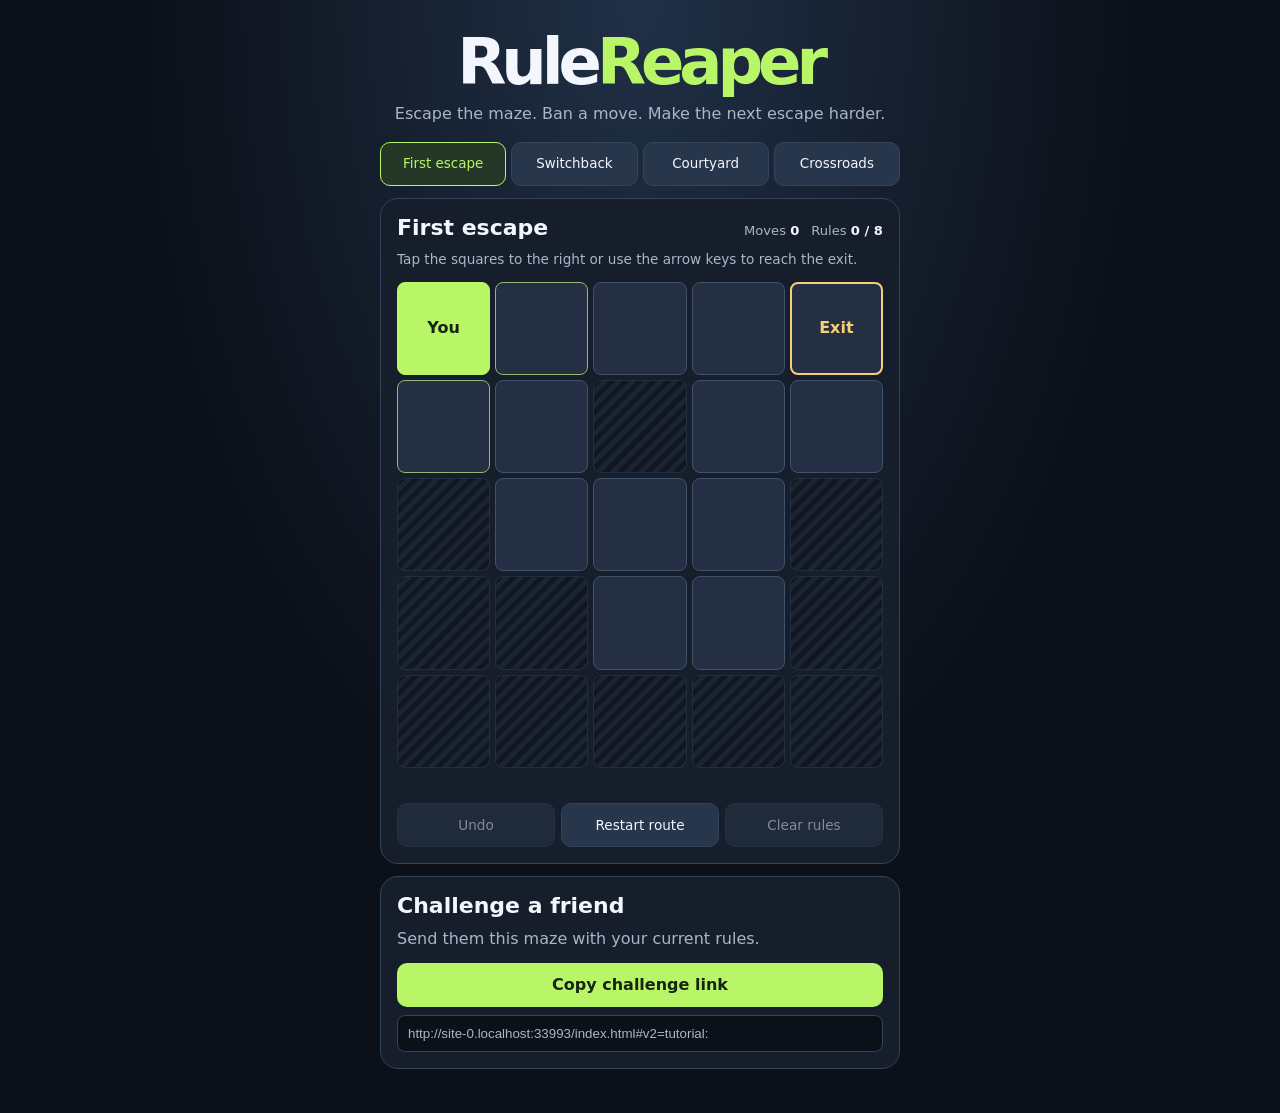
<file: index.html>
﻿<!doctype html>
<html lang="en">
<head>
  <meta charset="utf-8">
  <meta name="viewport" content="width=device-width,initial-scale=1">
  <meta name="description" content="Escape the maze, ban a move, and challenge a friend.">
  <meta name="rulereaper-build" content="development">
  <title>RuleReaper</title>
  <link rel="stylesheet" href="./style.css">
</head>
<body>
  <main>
    <header>
      <h1>Rule<span>Reaper</span></h1>
      <p class="tagline">Escape the maze. Ban a move. Make the next escape harder.</p>
      <button id="reloadVersion" class="update" hidden>A new version is out. Tap to reload.</button>
    </header>
    <nav id="mazes" class="mazes" aria-label="Choose a maze"></nav>
    <section class="panel" aria-labelledby="mazeTitle">
      <div class="puzzle-heading">
        <h2 id="mazeTitle" tabindex="-1"></h2>
        <div class="stats">
          <span>Moves <strong id="moves">0</strong></span>
          <span>Rules <strong id="count">0 / 8</strong></span>
        </div>
      </div>
      <div id="rules" class="rules" aria-label="Banned moves"></div>
      <p id="help" class="help"></p>
      <div id="grid" class="grid" aria-label="5 by 5 maze"></div>
      <p id="status" role="status"></p>
      <div class="actions">
        <button id="undo">Undo</button>
        <button id="reset">Restart route</button>
        <button id="fresh">Clear rules</button>
      </div>
    </section>
    <section id="win" class="panel win" hidden aria-labelledby="winTitle">
      <h2 id="winTitle" tabindex="-1">You escaped.</h2>
      <p id="winHelp"></p>
      <div id="choices" class="choices"></div>
      <button id="nextMaze" class="primary" hidden></button>
    </section>
    <section class="panel">
      <h2>Challenge a friend</h2>
      <p>Send them this maze with your current rules.</p>
      <button id="share" class="primary">Copy challenge link</button>
      <input id="shareLink" aria-label="Challenge link" readonly>
      <p id="shareStatus" role="status" hidden></p>
    </section>
  </main>
  <script type="module" src="./src/app.mjs"></script>
</body>
</html>
</file>
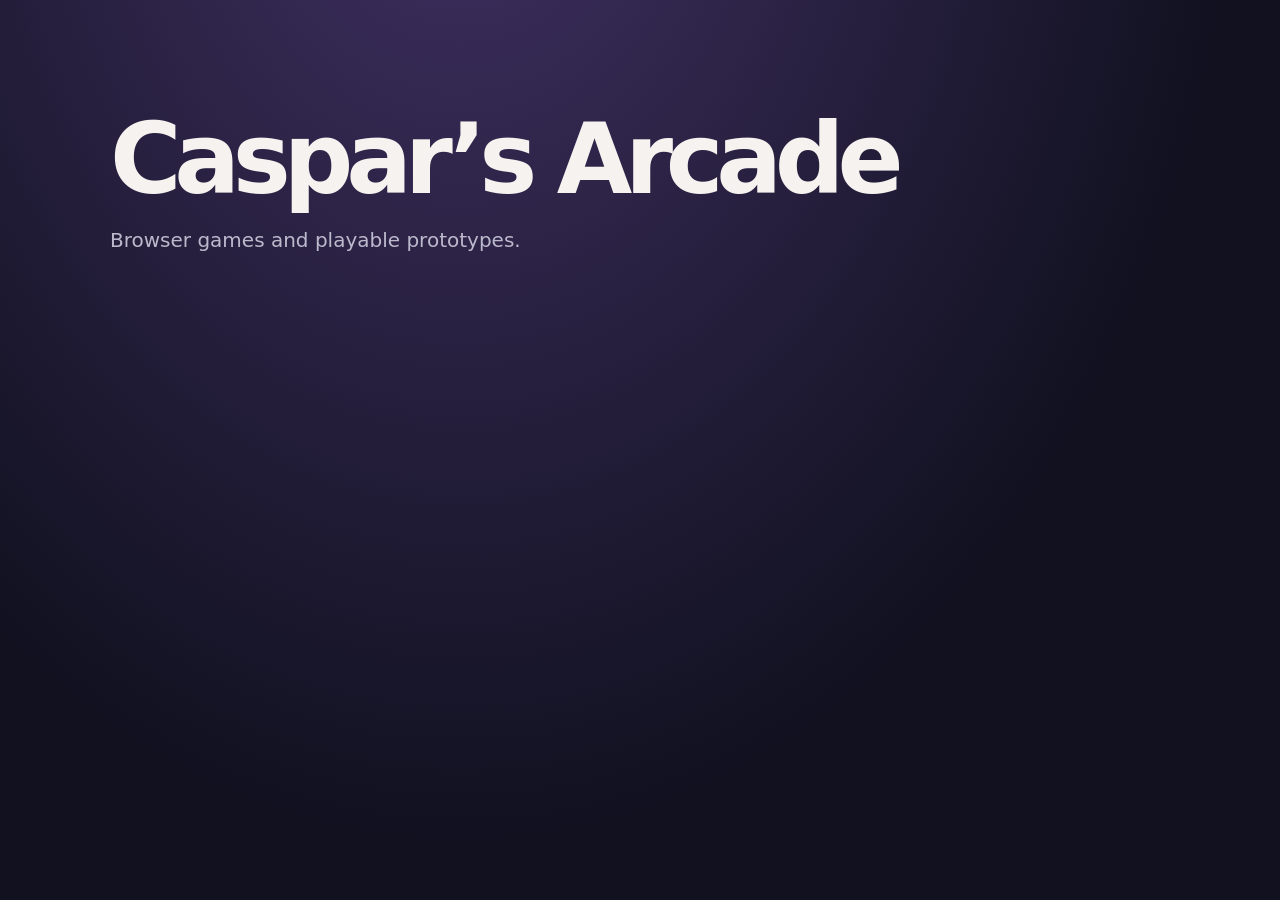
<file: hub/index.html>
<!doctype html>
<html lang="en">
<head>
  <meta charset="utf-8">
  <meta name="viewport" content="width=device-width,initial-scale=1">
  <meta name="description" content="Browse and play Caspar's browser games and prototypes.">
  <title>Caspar's Arcade</title>
  <link rel="stylesheet" href="./style.css">
  <script type="module" src="./legacy.mjs"></script>
</head>
<body>
  <main>
    <header>
      <h1>Caspar’s Arcade</h1>
      <p>Browser games and playable prototypes.</p>
    </header>
    <section class="catalog" aria-label="Games">
      <!-- GAMES -->
    </section>
  </main>
</body>
</html>
</file>
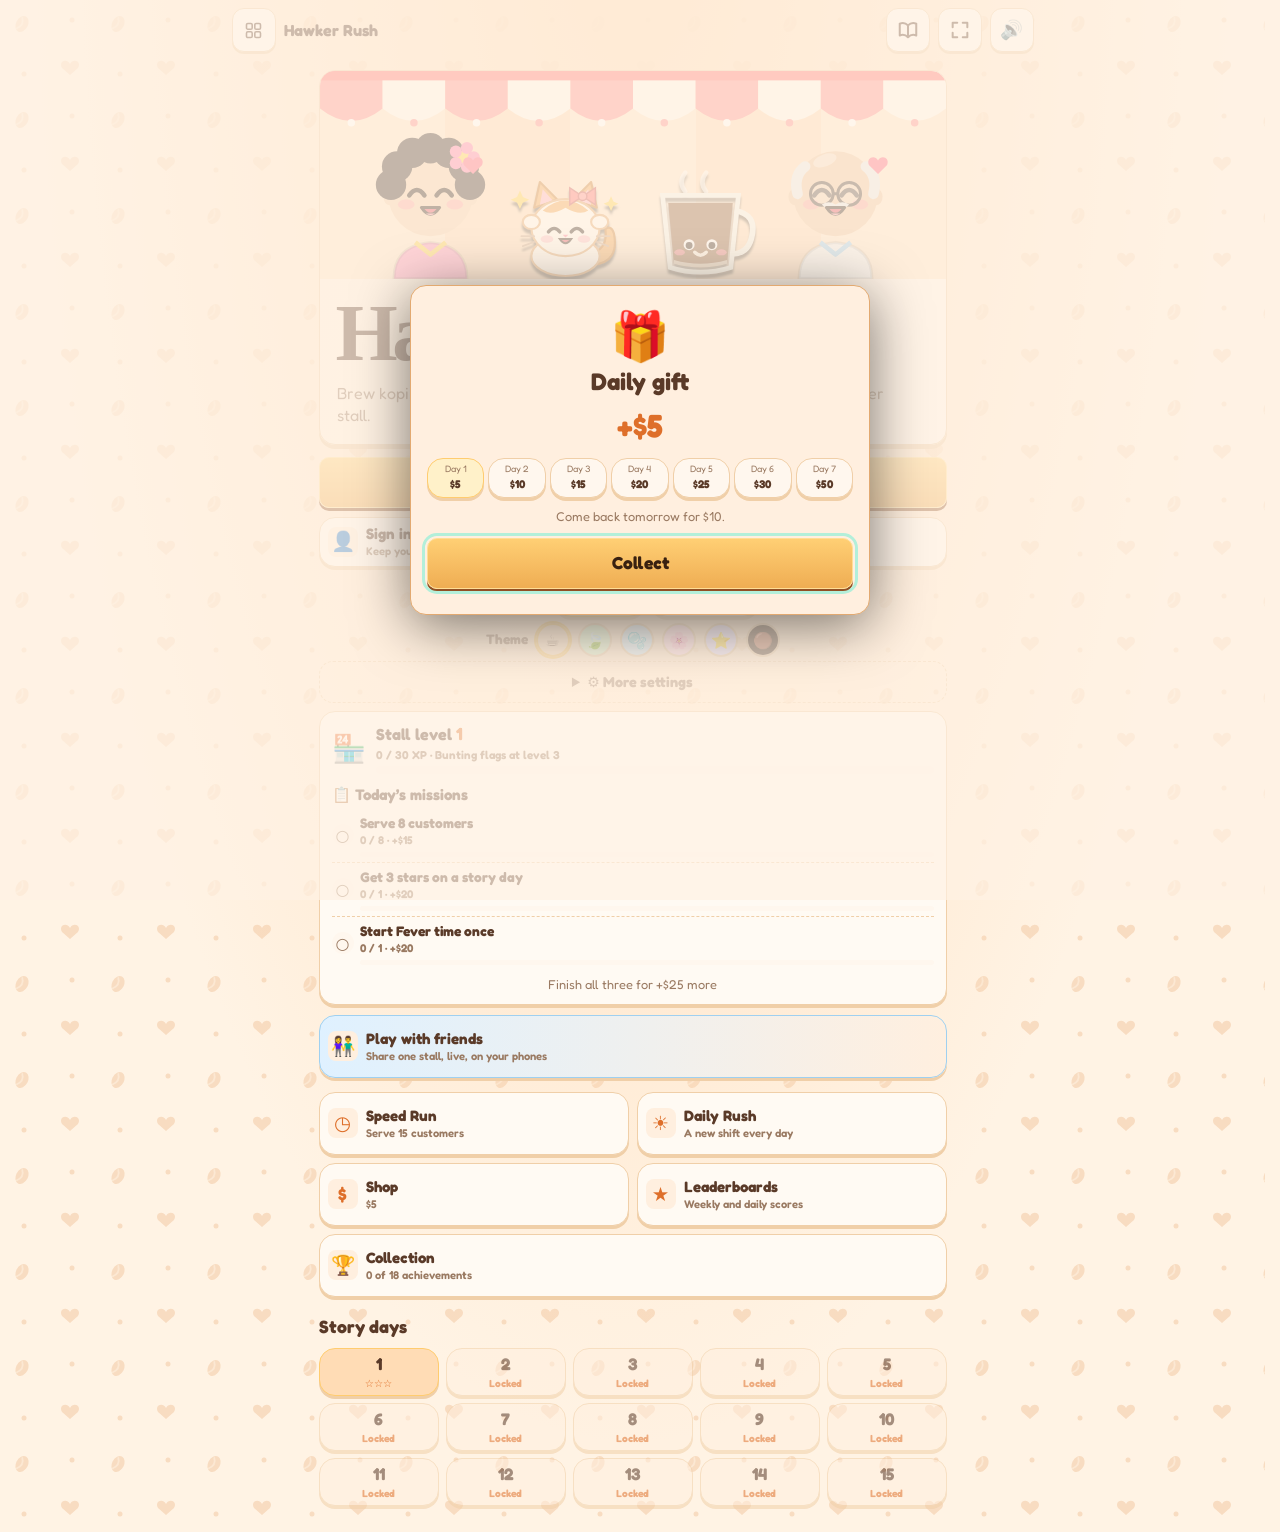
<file: games/hawker-rush/public/index.html>
<!doctype html>
<html lang="en">
<head>
  <meta charset="utf-8">
  <meta name="viewport" content="width=device-width,initial-scale=1,viewport-fit=cover">
  <meta name="hawker-rush-build" content="development">
  <meta name="theme-color" content="#fff3e4">
  <meta name="description" content="Run a hawker stall. Build kopi, kaya toast, chicken rice and satay, then serve customers before they lose patience.">
  <title>Hawker Rush · Caspar’s Arcade</title>
  <!-- installable: added to the home screen it opens full screen (and sideways) -->
  <link rel="manifest" href="./manifest.webmanifest">
  <link rel="apple-touch-icon" href="./icon-192.png">
  <meta name="mobile-web-app-capable" content="yes">
  <meta name="apple-mobile-web-app-capable" content="yes">
  <meta name="apple-mobile-web-app-status-bar-style" content="black-translucent">
  <meta name="apple-mobile-web-app-title" content="Hawker Rush">
  <link rel="stylesheet" href="./style.css">
  <link rel="preconnect" href="https://fonts.googleapis.com">
  <link rel="preconnect" href="https://fonts.gstatic.com" crossorigin>
  <link rel="stylesheet" href="https://fonts.googleapis.com/css2?family=Fredoka:wght@400;500;600;700&display=swap">
  <!-- (the colour theme, set before the page first draws: bright Latte unless the player picked another) -->
  <script>
    (() => {
      const themes = ['latte', 'pandan', 'ocean', 'sakura', 'lavender', 'classic'];
      let t = 'latte';
      try { t = { kopi: 'latte', night: 'lavender' }[localStorage.getItem('hawker-rush-theme')] ?? localStorage.getItem('hawker-rush-theme') ?? 'latte'; } catch {}
      if (!themes.includes(t)) t = 'latte';
      if (t !== 'classic') Object.assign(document.documentElement.dataset, { theme: t, tone: 'light' });
    })();
  </script>
</head>
<body>
  <div id="ambience" class="ambience" aria-hidden="true"></div>
  <header class="hud">
    <a class="icon" id="back" href="../../" aria-label="All games" data-out="true">
      <svg viewBox="0 0 24 24" aria-hidden="true"><rect x="4" y="4" width="6.5" height="6.5" rx="1.5"/><rect x="13.5" y="4" width="6.5" height="6.5" rx="1.5"/><rect x="4" y="13.5" width="6.5" height="6.5" rx="1.5"/><rect x="13.5" y="13.5" width="6.5" height="6.5" rx="1.5"/></svg>
    </a>
    <div class="hud-mid"><span id="hudTitle">Hawker Rush</span><span id="hudSub" class="hud-sub"></span><span id="hudHint" class="hud-hint" aria-hidden="true"></span><span id="hudQueue" class="hud-queue" aria-hidden="true"></span></div>
    <button id="book" class="icon" type="button" aria-label="Recipes">
      <svg viewBox="0 0 24 24" aria-hidden="true"><path d="M12 7a8 8 0 0 0-9-2v13a8 8 0 0 1 9 2 8 8 0 0 1 9-2V5a8 8 0 0 0-9 2v13"/></svg>
    </button>
    <button id="pause" class="icon" type="button" aria-label="Pause" hidden>
      <svg viewBox="0 0 24 24" aria-hidden="true"><path d="M9 5v14M15 5v14"/></svg>
    </button>
    <button id="fullscreen" class="icon" type="button" aria-label="Full screen">
      <svg viewBox="0 0 24 24" aria-hidden="true"><path d="M4 9V4h5M20 9V4h-5M4 15v5h5M20 15v5h-5"/></svg>
    </button>
    <button id="sound" class="icon" type="button" aria-label="Turn sound off"></button>
  </header>

  <main id="home" class="page">
    <div class="hero">
      <div id="homeStall" class="home-stall" aria-hidden="true"></div>
      <h1 id="homeTitle">Hawker <em>Rush</em></h1>
      <p class="intro">Brew kopi, toast kaya bread and serve the lunch crowd at your own hawker stall.</p>
    </div>
    <button id="play" class="big" type="button">Play day 1</button>
    <button id="openAccount" class="tile account-tile" type="button"><span aria-hidden="true" class="mode-icon">👤</span><span id="accountTileText">Sign in<small id="accountTileNote">Keep your progress on any phone</small></span></button>
    <div class="screen-pick" role="group" aria-label="Screen">
      <span>Screen</span>
      <button type="button" data-screen="upright" aria-pressed="true"><i class="tall" aria-hidden="true"></i>Upright</button>
      <button type="button" data-screen="sideways" aria-pressed="false"><i class="wide" aria-hidden="true"></i>Sideways</button>
    </div>
    <div class="theme-pick" role="group" aria-label="Colour theme">
      <span>Theme</span>
      <button type="button" data-theme-pick="latte" aria-label="Latte" title="Latte" aria-pressed="true" style="--sw-a:#ffe2c4;--sw-b:#ffe2c4"><span aria-hidden="true">☕</span></button>
      <button type="button" data-theme-pick="pandan" aria-label="Pandan" title="Pandan" aria-pressed="false" style="--sw-a:#d8f2cc;--sw-b:#d8f2cc"><span aria-hidden="true">🍃</span></button>
      <button type="button" data-theme-pick="ocean" aria-label="Ocean" title="Ocean" aria-pressed="false" style="--sw-a:#d4ecfc;--sw-b:#d4ecfc"><span aria-hidden="true">🫧</span></button>
      <button type="button" data-theme-pick="sakura" aria-label="Sakura" title="Sakura" aria-pressed="false" style="--sw-a:#ffd6e6;--sw-b:#ffd6e6"><span aria-hidden="true">🌸</span></button>
      <button type="button" data-theme-pick="lavender" aria-label="Lavender" title="Lavender" aria-pressed="false" style="--sw-a:#e6dcff;--sw-b:#e6dcff"><span aria-hidden="true">⭐</span></button>
      <button type="button" data-theme-pick="classic" aria-label="Classic kopi (dark)" title="Classic kopi (dark)" aria-pressed="false" style="--sw-a:#4a3424;--sw-b:#4a3424"><span aria-hidden="true">🟤</span></button>
    </div>
    <details class="settings">
      <summary>⚙️ More settings</summary>
      <div class="screen-pick" role="group" aria-label="Vibration">
        <span>Buzz</span>
        <button type="button" data-buzz="on" aria-pressed="true">📳 On</button>
        <button type="button" data-buzz="off" aria-pressed="false">Off</button>
      </div>
      <div class="screen-pick" role="group" aria-label="Anonymous play stats">
        <span>Stats</span>
        <button type="button" data-stats="on" aria-pressed="true">📊 Share</button>
        <button type="button" data-stats="off" aria-pressed="false">Don’t</button>
      </div>
      <p class="note settings-note">Stats are anonymous: which day you reach, stars, customers served and how long you play, to help balance the game. No name, account or address is sent.</p>
      <button id="resetTips" class="link" type="button">Show the first-time tips again</button>
    </details>
    <section class="today-card" aria-labelledby="todayTitle">
      <div class="level-row">
        <span class="level-badge" aria-hidden="true">🏪</span>
        <span class="level-text">Stall level <b id="levelNum">1</b><small id="xpNote"></small></span>
        <span class="xp-bar" aria-hidden="true"><i id="xpFill"></i></span>
      </div>
      <h3 id="todayTitle">📋 Today’s missions</h3>
      <ul id="missionList" class="missions"></ul>
      <p id="missionBonus" class="note"></p>
    </section>
    <button id="openCoop" class="tile coop-tile" type="button"><span aria-hidden="true" class="mode-icon">👫</span><span>Play with friends<small>Share one stall, live, on your phones</small></span></button>
    <div class="mode-grid">
      <button id="openSpeed" class="tile" type="button"><span aria-hidden="true" class="mode-icon">◷</span><span>Speed Run<small id="speedBest">Serve 15 customers</small></span></button>
      <button id="openDaily" class="tile" type="button"><span aria-hidden="true" class="mode-icon">☀</span><span>Daily Rush<small id="dailyBest">A new shift every day</small></span></button>
      <button id="openShop" class="tile" type="button"><span aria-hidden="true" class="mode-icon">$</span><span>Shop<small id="wallet">$0</small></span></button>
      <button id="openBoards" class="tile" type="button"><span aria-hidden="true" class="mode-icon">★</span><span>Leaderboards<small>Weekly and daily scores</small></span></button>
      <button id="openCollection" class="tile wide-tile" type="button"><span aria-hidden="true" class="mode-icon">🏆</span><span>Collection<small id="collectionNote">Dishes, customers and achievements</small></span></button>
    </div>
    <h2>Story days</h2>
    <div id="days" class="days"></div>
  </main>

  <section id="intro" class="page subpage" aria-labelledby="introTitle" hidden>
    <h2 id="introTitle">Day 1</h2>
    <p id="introChallenge" class="challenge" hidden></p>
    <p id="introTip" class="intro"></p>
    <div id="introNew" class="recipes"></div>
    <p id="introGoals" class="goals"></p>
    <p id="introBonus" class="goals bonus-goal" hidden></p>
    <button id="startShift" class="big" type="button">Open the stall</button>
    <button id="introBack" class="link" type="button">Back</button>
  </section>

  <section id="shift" aria-label="Stall" hidden>
    <div class="topline">
      <span class="money" id="money">$0</span>
      <span id="bonusChip" class="bonus-chip" hidden></span>
      <span id="feverChip" class="fever-chip" hidden></span>
      <div class="goalbar" id="goalbar" aria-hidden="true"><div id="goalFill" class="goal-fill"></div><div id="goalMarks"></div></div>
      <span id="servedCount" hidden></span>
      <time class="clock" id="clock">2:00</time>
    </div>
    <div id="team" class="team" hidden>
      <span id="teamNames" class="team-names"></span>
      <span id="teamSay" class="team-say" role="status"></span>
      <span class="emotes">
        <button type="button" data-emote="help" aria-label="Help!">🆘</button>
        <button type="button" data-emote="drinks" aria-label="I’ll do drinks">☕</button>
        <button type="button" data-emote="cooking" aria-label="I’ll cook">🍳</button>
        <button type="button" data-emote="nice" aria-label="Nice!">👍</button>
      </span>
    </div>
    <div class="scene">
      <div id="backdrop" class="backdrop" aria-hidden="true"></div>
      <div id="awning" class="awning" aria-hidden="true"></div>
      <div class="seats" id="seats" aria-label="Customers"></div>
      <p class="queue" id="queue" aria-live="polite"></p>
      <div id="props" class="props" aria-hidden="true"></div>
      <div id="cat" class="mascot" aria-hidden="true"></div>
    </div>
    <div class="counter" id="counter" aria-label="Prep spots">
    </div>
    <p class="hint" id="hint" role="status"></p>
    <div class="kitchen" id="kitchen" aria-label="Kitchen: one row per dish">
      <div id="stove" class="stove" aria-label="The stove line" hidden></div>
      <div id="lines" class="lines"></div>
    </div>
    <div id="fx" class="fx" aria-hidden="true"></div>
  </section>

  <dialog id="results" class="overlay" aria-labelledby="resTitle">
    <div class="card">
      <h2 class="res-title" id="resTitle">Shift over</h2>
      <p class="res-stars" id="resStars"></p>
      <p class="res-money" id="resMoney"></p>
      <p class="record" id="resRecord" hidden></p>
      <ul class="res-list" id="resList"></ul>
      <p class="note" id="rankNotice" role="status" hidden></p>
      <form id="saveScore" class="save" hidden>
        <label for="name">Your name on the leaderboard</label>
        <div class="score-form"><input id="name" maxlength="16" autocomplete="nickname" placeholder="Name" spellcheck="false" required><button id="saveBtn" type="submit" class="small-btn">Save</button></div>
        <p id="saveNote" class="note" role="status"></p>
      </form>
      <button id="resNext" class="big" type="button">Next day</button>
      <div class="row2">
        <button id="resRetry" class="ghost" type="button" autofocus>Play again</button>
        <button id="resChallenge" class="ghost" type="button">Challenge a friend</button>
      </div>
      <button id="resPicture" class="ghost" type="button">📸 Share a picture</button>
      <input id="shareLink" aria-label="Challenge link" readonly hidden>
      <p id="shareNote" class="note" role="status"></p>
      <button id="resShop" class="ghost" type="button">Shop</button>
      <button id="resHome" class="link" type="button">Home</button>
    </div>
  </dialog>

  <section id="coop" class="page subpage" aria-labelledby="coopTitle" hidden>
    <h2 id="coopTitle">Play with friends</h2>
    <p class="intro">Up to four friends run one stall together, live, each on their own phone. One opens the stall; the others join with its code. More cooks, more customers!</p>
    <div id="coopStart">
      <label class="field-label" for="coopName">Your name</label>
      <input id="coopName" class="field" maxlength="16" autocomplete="nickname" placeholder="Name" spellcheck="false">
      <button id="coopCreate" class="big" type="button">Open a stall</button>
      <p class="or">or join a friend’s stall</p>
      <div class="join-row">
        <input id="coopCode" class="field code" maxlength="5" placeholder="CODE" autocapitalize="characters" autocomplete="off" spellcheck="false" aria-label="Stall code">
        <button id="coopJoin" class="small-btn" type="button">Join</button>
      </div>
    </div>
    <div id="coopRoom" hidden>
      <p class="room-code">Stall code <b id="coopCodeShow"></b></p>
      <button id="coopShare" class="ghost" type="button">Send the code to friends</button>
      <ul id="coopPlayers" class="coop-players" aria-label="Cooks"></ul>
      <div id="coopHost">
        <label class="field-label" for="coopDay">Which day?</label>
        <select id="coopDay" class="field"></select>
        <button id="coopGo" class="big" type="button">Start the shift</button>
      </div>
      <p id="coopWait" class="note" role="status"></p>
      <button id="coopLeave" class="link" type="button">Leave the stall</button>
    </div>
    <p id="coopNote" class="note" role="status"></p>
    <button id="coopBack" class="link" type="button">Back</button>
  </section>

  <section id="shop" class="page subpage" aria-labelledby="shopTitle" hidden>
    <h2 id="shopTitle">Shop <small id="shopWallet"></small></h2>
    <p class="intro">Spend your story earnings on upgrades and decorations.</p>
    <div id="shopList" class="shop-list"></div>
    <h3>Decorations</h3>
    <div id="decorList" class="shop-list"></div>
    <button id="shopBack" class="big" type="button">Done</button>
  </section>

  <section id="boards" class="page subpage" aria-labelledby="boardsTitle" hidden>
    <h2 id="boardsTitle">Leaderboards</h2>
    <div class="tabs" role="group" aria-label="Leaderboard mode">
      <button type="button" data-board="speed" aria-pressed="true">Speed Run</button>
      <button type="button" data-board="daily" aria-pressed="false">Daily Rush</button>
    </div>
    <p class="intro" id="boardInfo"></p>
    <ol id="boardList" class="board-list"></ol>
    <p id="boardNote" class="note" role="status"></p>
    <button id="boardRefresh" class="ghost" type="button">Refresh</button>
    <button id="boardsBack" class="link" type="button">Back</button>
  </section>
  <section id="account" class="page subpage" aria-labelledby="accountTitle" hidden>
    <h2 id="accountTitle">Your account</h2>
    <div id="accountOut">
      <p class="intro">Sign in to keep your Hawker Rush progress on any phone, and safe if your browser is cleared. Your Hawker Rush account is just for this game.</p>
      <div class="tabs" role="group" aria-label="Sign in or create an account">
        <button type="button" data-acct-tab="login" aria-pressed="true">Sign in</button>
        <button type="button" data-acct-tab="signup" aria-pressed="false">New account</button>
      </div>
      <form id="accountForm" class="account-form">
        <label class="field-label" for="acctUser">Username</label>
        <input id="acctUser" class="field" autocomplete="username" maxlength="20" spellcheck="false" autocapitalize="off" required>
        <label class="field-label" for="acctPass">Password</label>
        <input id="acctPass" class="field" type="password" autocomplete="current-password" maxlength="128" required>
        <p id="acctHelp" class="note">3 to 20 letters or numbers for the username; at least 6 characters for the password. There’s no email, so keep your password safe.</p>
        <button id="acctGo" class="big" type="submit">Sign in</button>
      </form>
    </div>
    <div id="accountIn" hidden>
      <p class="account-who">👤 Signed in as <b id="acctName"></b></p>
      <p id="acctSync" class="note" role="status"></p>
      <button id="acctLogout" class="ghost" type="button">Log out</button>
      <details class="settings">
        <summary>Change password</summary>
        <input id="acctOld" class="field" type="password" placeholder="Current password" autocomplete="current-password" maxlength="128">
        <input id="acctNew" class="field" type="password" placeholder="New password (6 or more)" autocomplete="new-password" maxlength="128">
        <button id="acctChange" class="ghost" type="button">Change password</button>
      </details>
      <details class="settings">
        <summary>Delete my account</summary>
        <p class="note">This deletes your account and the progress kept with it. The progress on this phone stays.</p>
        <input id="acctDelPass" class="field" type="password" placeholder="Your password, to be sure" autocomplete="current-password" maxlength="128">
        <button id="acctDelete" class="ghost danger" type="button">Delete my account</button>
      </details>
    </div>
    <p id="acctNote" class="note" role="status"></p>
    <button id="accountBack" class="link" type="button">Back</button>
  </section>
  <section id="collection" class="page subpage" aria-labelledby="collectionTitle" hidden>
    <h2 id="collectionTitle">Collection</h2>
    <p class="intro" id="collectionIntro"></p>
    <h3>Achievements</h3>
    <ul id="achievementList" class="achievements"></ul>
    <h3>Dish mastery</h3>
    <p class="note">Serve a dish 10 times for bronze, 30 for silver, 75 for gold.</p>
    <ul id="dishList" class="mastery"></ul>
    <h3>Regulars</h3>
    <p class="note">The same faces come back for their favourite. Each visit you serve fills a heart.</p>
    <ul id="regularList" class="stickers regulars"></ul>
    <h3>Customer stickers</h3>
    <p class="note">Serve someone to get their sticker; serve them 20 times for a gold one.</p>
    <ul id="stickerList" class="stickers"></ul>
    <button id="collectionBack" class="link" type="button">Back</button>
  </section>

  <dialog id="recipes" class="overlay" aria-labelledby="recipeTitle">
    <div class="card">
      <div class="recipe-header">
        <h2 class="res-title" id="recipeTitle">Recipes</h2>
        <button id="recipesClose" class="small-btn" type="button" autofocus>Done</button>
      </div>
      <div id="recipeList" class="recipes"></div>
    </div>
  </dialog>

  <dialog id="paused" class="overlay" aria-labelledby="pauseTitle">
    <div class="card">
      <h2 id="pauseTitle" class="res-title">Stall paused</h2>
      <button id="resume" class="big" type="button" autofocus>Resume shift</button>
      <button id="pausedRecipes" class="ghost" type="button">Recipes</button>
      <div class="screen-pick" role="group" aria-label="Screen">
        <span>Screen</span>
        <button type="button" data-screen="upright" aria-pressed="true"><i class="tall" aria-hidden="true"></i>Upright</button>
        <button type="button" data-screen="sideways" aria-pressed="false"><i class="wide" aria-hidden="true"></i>Sideways</button>
      </div>
      <button id="quit" class="link" type="button">Quit this shift</button>
    </div>
  </dialog>
  <dialog id="gift" class="overlay" aria-labelledby="giftTitle">
    <div class="card gift-card">
      <span class="gift-box" aria-hidden="true">🎁</span>
      <h2 class="res-title" id="giftTitle">Daily gift</h2>
      <p id="giftAmount" class="gift-amount"></p>
      <ol id="giftWeek" class="gift-week" aria-label="This week's gifts"></ol>
      <p id="giftNote" class="note"></p>
      <button id="giftClose" class="big" type="button" autofocus>Collect</button>
    </div>
  </dialog>
  <dialog id="pickSave" class="overlay" aria-labelledby="pickTitle">
    <div class="card">
      <h2 class="res-title" id="pickTitle">Which progress?</h2>
      <p class="intro">Your account and this phone both have Hawker Rush progress. Which one do you want to keep playing?</p>
      <button id="pickAccount" class="big" type="button"></button>
      <button id="pickPhone" class="ghost" type="button"></button>
      <p class="note">The other one is replaced.</p>
    </div>
  </dialog>
  <dialog id="tipCard" class="overlay" aria-labelledby="tipTitle">
    <div class="card tip-card">
      <span id="tipIcon" class="tip-icon" aria-hidden="true"></span>
      <h2 class="res-title" id="tipTitle"></h2>
      <p id="tipText" class="intro"></p>
      <button id="tipOk" class="big" type="button" autofocus>Got it!</button>
    </div>
  </dialog>
  <dialog id="fsTip" class="overlay" aria-labelledby="fsTipTitle">
    <div class="card">
      <h2 class="res-title" id="fsTipTitle">Play full screen</h2>
      <p class="intro">This browser can’t go full screen by itself (iPhones don’t allow it). Install Hawker Rush instead:</p>
      <ol class="steps-list">
        <li>Tap the <b>Share</b> button <span aria-hidden="true">(the square with an arrow)</span></li>
        <li>Choose <b>Add to Home Screen</b></li>
        <li>Open <b>Hawker Rush</b> from your home screen: it fills the whole screen, upright or sideways.</li>
      </ol>
      <button id="fsTipClose" class="big" type="button" autofocus>Got it</button>
    </div>
  </dialog>
  <div id="rotate" role="dialog" aria-label="Turn your phone sideways">
    <div>
      <span class="phone" aria-hidden="true">📱</span>
      <p>Turn your phone sideways</p>
      <small>The whole kitchen fits, stove and all. The shift waits for you.</small>
      <button id="upright" class="ghost" type="button">Play upright instead</button>
    </div>
  </div>
  <div id="turnUp" role="dialog" aria-label="Turn your phone upright">
    <div>
      <span class="phone" aria-hidden="true">📱</span>
      <p>Turn your phone upright</p>
      <small>The menus are made for holding it upright. Only the shift turns sideways, if you choose Sideways.</small>
      <button id="keepSideways" class="ghost" type="button">Keep it sideways</button>
    </div>
  </div>
  <script type="module" src="./app.mjs"></script>
</body>
</html>
</file>
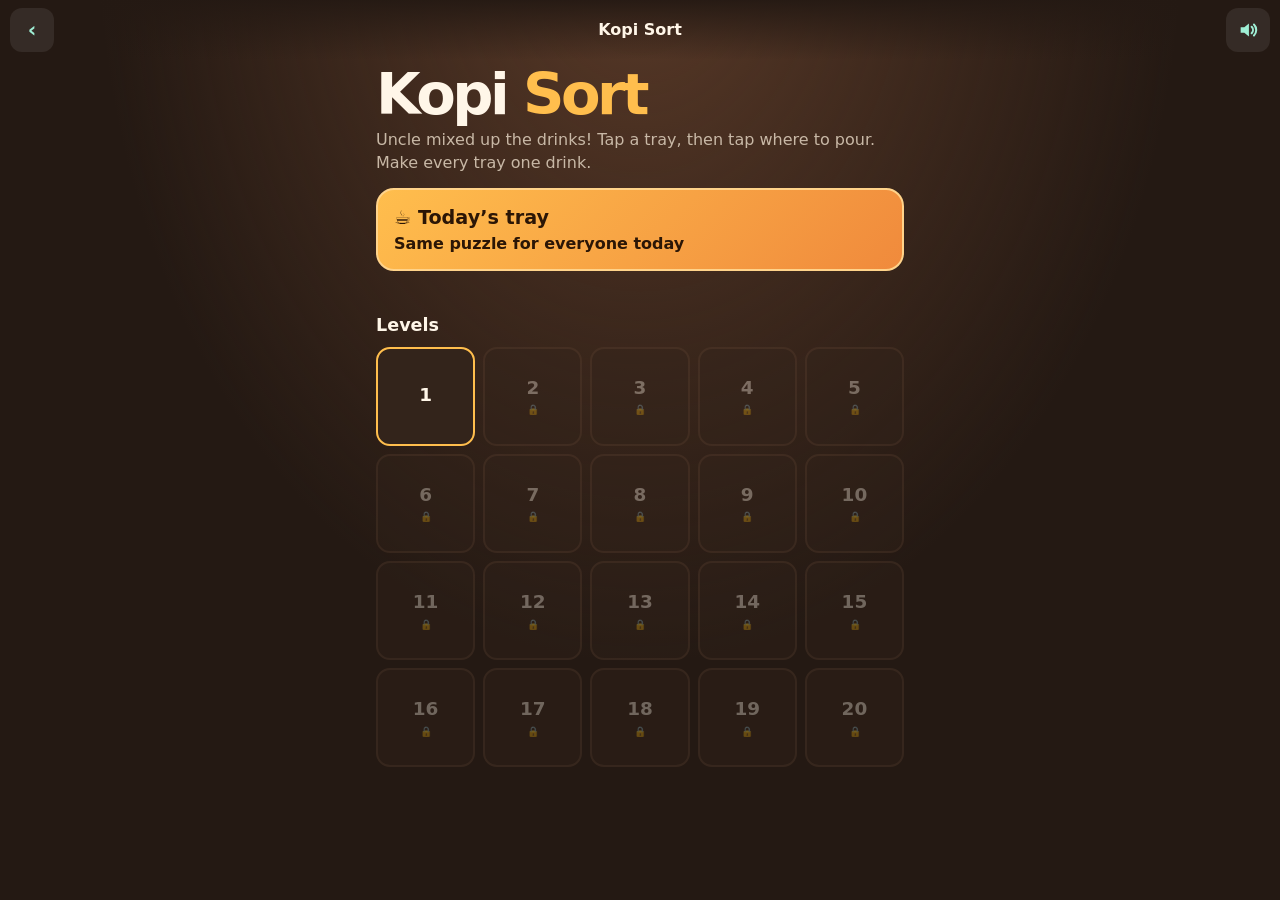
<file: games/kopi-sort/public/index.html>
<!doctype html>
<html lang="en">
<head>
  <meta charset="utf-8">
  <meta name="viewport" content="width=device-width,initial-scale=1,viewport-fit=cover">
  <meta name="kopi-sort-build" content="development">
  <meta name="theme-color" content="#2a1d16">
  <meta name="description" content="Kopi Sort: the kopi uncle's trays got mixed up. Pour cups between trays until each holds one drink. 20 levels and a daily tray.">
  <title>Kopi Sort · Caspar’s Arcade</title>
  <link rel="stylesheet" href="./style.css">
</head>
<body>
  <div class="hud">
    <a class="icon" id="home" href="../../" aria-label="All games">‹</a>
    <div class="title"><span id="where">Kopi Sort</span><span id="moves" class="moves"></span></div>
    <button id="sound" class="icon" type="button" aria-label="Sound on"></button>
  </div>

  <!-- the menu: today's tray and the levels -->
  <main id="menu">
    <h1>Kopi <em>Sort</em></h1>
    <p class="intro">Uncle mixed up the drinks! Tap a tray, then tap where to pour. Make every tray one drink.</p>
    <button id="dailyCard" class="daily" type="button">
      <span class="daily-label">☕ Today’s tray</span>
      <span id="dailyInfo" class="daily-info">Same puzzle for everyone today</span>
    </button>
    <p id="streak" class="streak"></p>
    <h2>Levels</h2>
    <div id="levels" class="levels"></div>
  </main>

  <!-- playing -->
  <section id="play" hidden>
    <div id="board" class="board" role="group" aria-label="Trays"></div>
    <p id="hint" class="hint" role="status"></p>
    <div class="bar">
      <button id="undo" type="button">↶ Undo</button>
      <button id="restart" type="button">⟲ Restart</button>
      <button id="toMenu" type="button">☰ Levels</button>
    </div>
  </section>

  <!-- solved -->
  <section id="win" hidden>
    <div class="card">
      <p class="win-title" id="winTitle">Tray sorted!</p>
      <p class="win-stars" id="winStars" aria-live="polite"></p>
      <p class="win-moves" id="winMoves"></p>
      <button id="next" class="primary" type="button">Next level</button>
      <button id="share" class="secondary" type="button" hidden>Share result</button>
      <button id="winMenu" class="link" type="button">Back to levels</button>
    </div>
  </section>
  <script type="module" src="./app.mjs"></script>
</body>
</html>
</file>
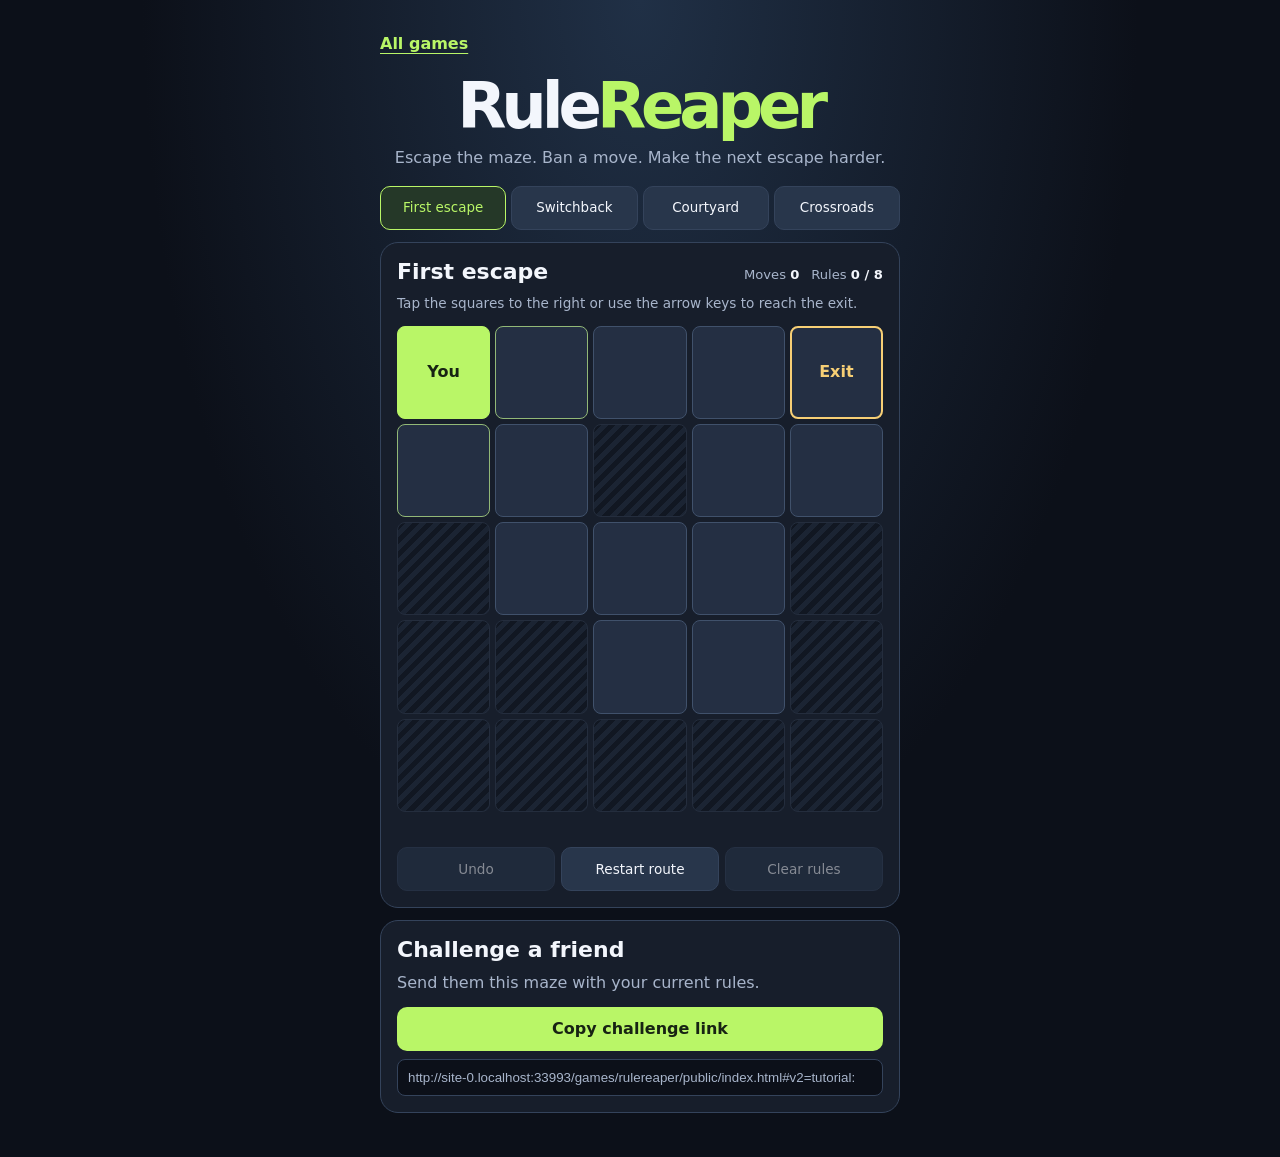
<file: games/rulereaper/public/index.html>
<!doctype html>
<html lang="en">
<head>
  <meta charset="utf-8">
  <meta name="viewport" content="width=device-width,initial-scale=1">
  <meta name="description" content="Escape the maze, ban a move, and challenge a friend.">
  <meta name="rulereaper-build" content="development">
  <title>RuleReaper</title>
  <link rel="stylesheet" href="./style.css">
</head>
<body>
  <main>
    <a class="hub-link" href="../../">All games</a>
    <header>
      <h1>Rule<span>Reaper</span></h1>
      <p class="tagline">Escape the maze. Ban a move. Make the next escape harder.</p>
      <button id="reloadVersion" class="update" hidden>A new version is out. Tap to reload.</button>
    </header>
    <nav id="mazes" class="mazes" aria-label="Choose a maze"></nav>
    <section class="panel" aria-labelledby="mazeTitle">
      <div class="puzzle-heading">
        <h2 id="mazeTitle" tabindex="-1"></h2>
        <div class="stats">
          <span>Moves <strong id="moves">0</strong></span>
          <span>Rules <strong id="count">0 / 8</strong></span>
        </div>
      </div>
      <div id="rules" class="rules" aria-label="Banned moves"></div>
      <p id="help" class="help"></p>
      <div id="grid" class="grid" aria-label="5 by 5 maze"></div>
      <p id="status" role="status"></p>
      <div class="actions">
        <button id="undo">Undo</button>
        <button id="reset">Restart route</button>
        <button id="fresh">Clear rules</button>
      </div>
    </section>
    <section id="win" class="panel win" hidden aria-labelledby="winTitle">
      <h2 id="winTitle" tabindex="-1">You escaped.</h2>
      <p id="winHelp"></p>
      <div id="choices" class="choices"></div>
      <button id="nextMaze" class="primary" hidden></button>
    </section>
    <section class="panel">
      <h2>Challenge a friend</h2>
      <p>Send them this maze with your current rules.</p>
      <button id="share" class="primary">Copy challenge link</button>
      <input id="shareLink" aria-label="Challenge link" readonly>
      <p id="shareStatus" role="status" hidden></p>
    </section>
  </main>
  <script type="module" src="./src/app.mjs"></script>
</body>
</html>
</file>
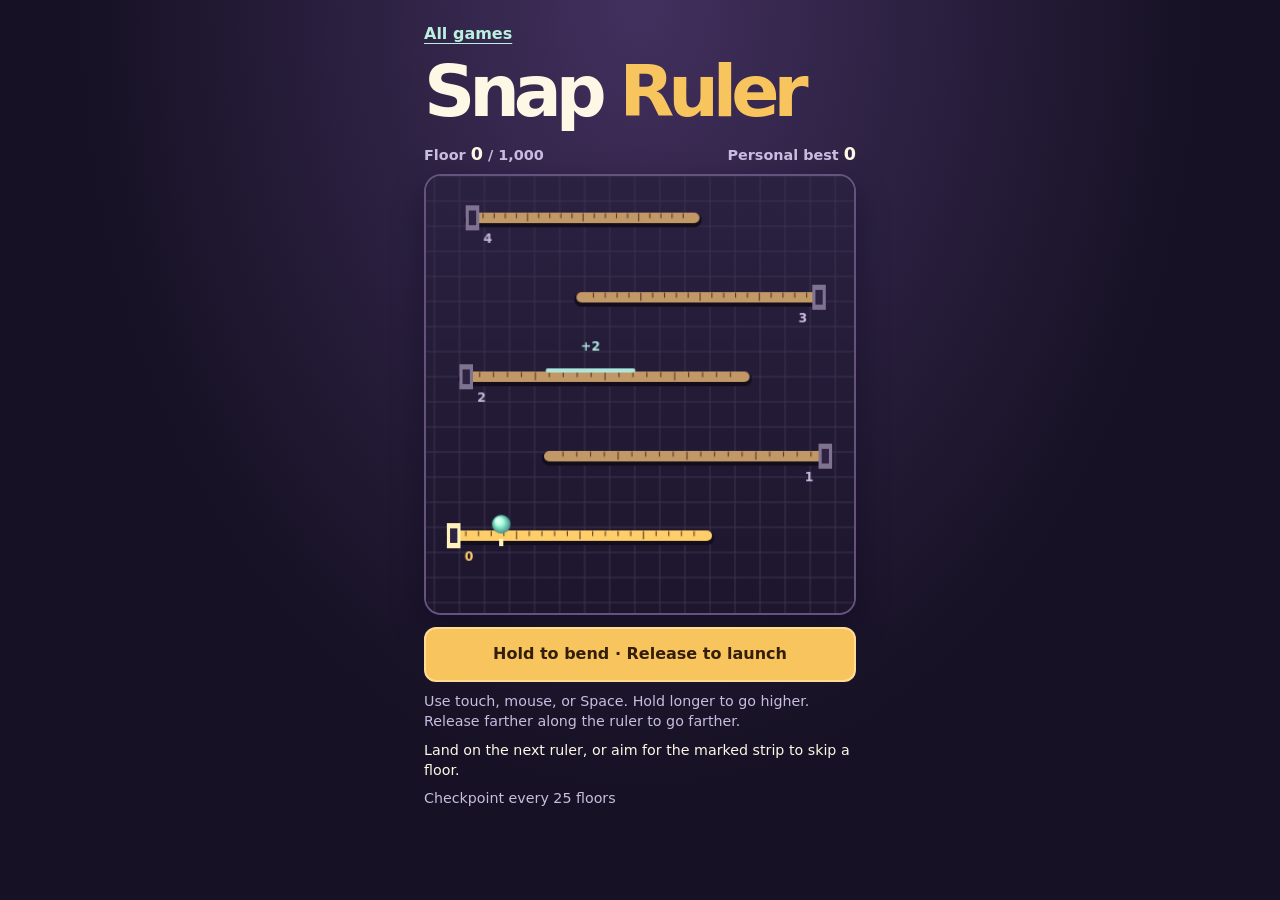
<file: games/snap-ruler/public/index.html>
<!doctype html>
<html lang="en">
<head>
  <meta charset="utf-8">
  <meta name="viewport" content="width=device-width,initial-scale=1">
  <meta name="description" content="Hold to bend a ruler, release to launch a rolling marble, and climb 1,000 floors.">
  <meta name="snap-ruler-build" content="development">
  <title>Snap Ruler · Caspar’s Arcade</title>
  <link rel="stylesheet" href="./style.css">
</head>
<body>
  <main>
    <a class="home" href="../../">All games</a>
    <h1>Snap <em>Ruler</em></h1>
    <div class="scoreboard" aria-label="Scores">
      <div>Floor <strong id="floor">0</strong><span> / 1,000</span></div>
      <div>Personal best <strong id="best">0</strong></div>
    </div>
    <div class="stage">
      <canvas id="board" width="410" height="418" aria-label="Marble and rulers on a 1,000-floor course"></canvas>
    </div>
    <button id="launch" type="button" aria-describedby="help">
      <span class="meter" aria-hidden="true"></span>
      <span id="action">Hold to bend · Release to launch</span>
    </button>
    <p id="help">Use touch, mouse, or Space. Hold longer to go higher. Release farther along the ruler to go farther.</p>
    <p id="status" role="status">Land on the next ruler, or aim for the marked strip to skip a floor.</p>
    <div class="climb-tools">
      <span id="checkpoint">Checkpoint every 25 floors</span>
      <button id="restart" type="button" hidden>Start from floor 0</button>
    </div>
  </main>
  <script type="module" src="./app.mjs"></script>
</body>
</html>
</file>
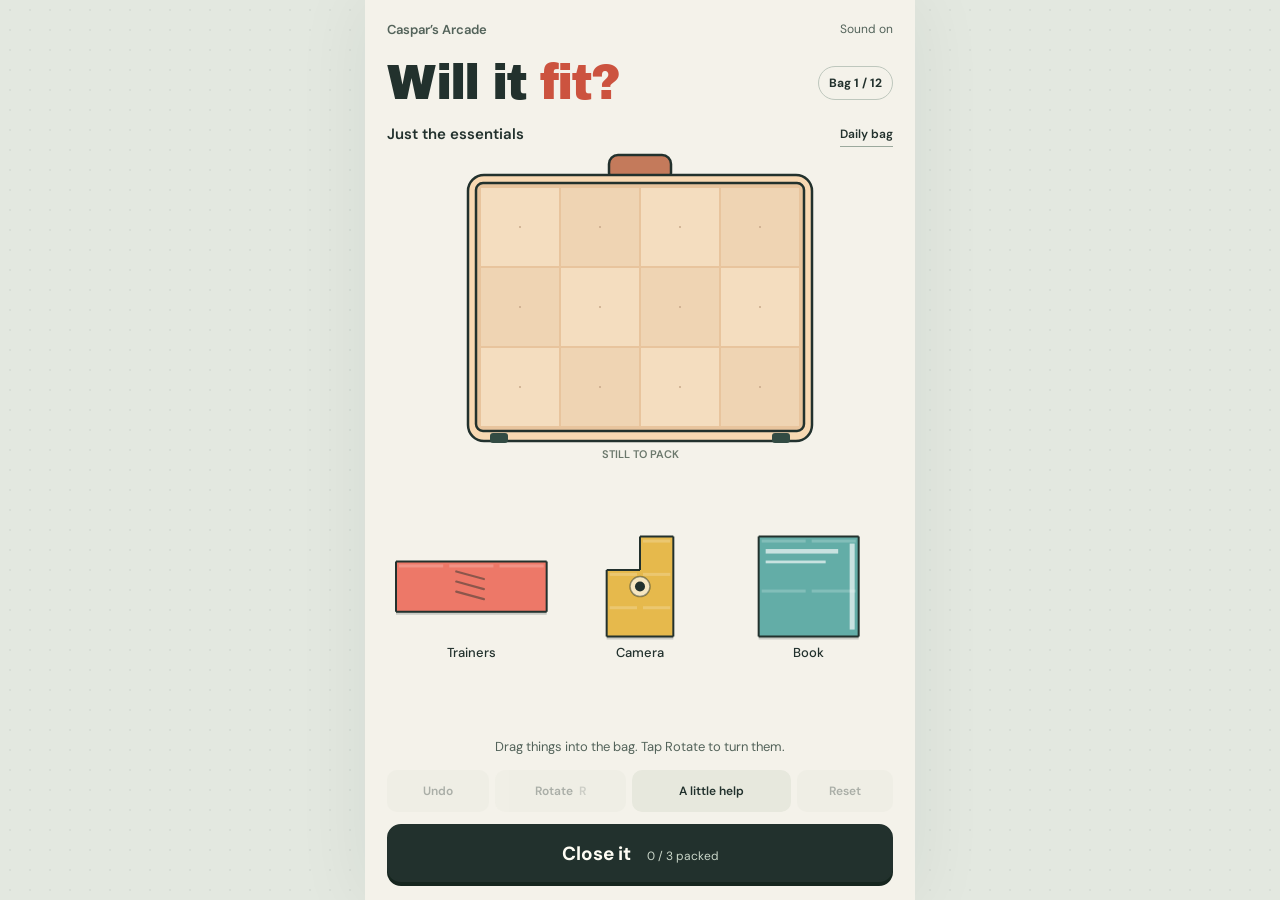
<file: games/will-it-fit/public/index.html>
<!doctype html>
<html lang="en">
<head>
  <meta charset="utf-8">
  <meta name="viewport" content="width=device-width,initial-scale=1,viewport-fit=cover">
  <meta name="theme-color" content="#f4f2ea">
  <meta name="will-it-fit-build" content="development">
  <meta name="description" content="One tiny suitcase. A wildly optimistic packing list. Rotate, rearrange, and see if you can make it all fit.">
  <title>Will It Fit? · Caspar’s Arcade</title>
  <link rel="stylesheet" href="./style.css">
</head>
<body>
  <div class="game">
    <header>
      <a href="../../" class="arcade">Caspar’s Arcade</a>
      <button id="sound" class="icon" type="button" aria-label="Turn sound off">Sound on</button>
    </header>
    <div class="title-row">
      <h1>Will it <em>fit?</em></h1>
      <button id="levels" class="level-button" type="button">Bag 1 / 12</button>
    </div>
    <div class="trip-row">
      <h2 id="trip">The weekend bag</h2>
      <button id="daily" type="button" class="daily">Daily bag</button>
    </div>
    <div class="stage">
      <canvas id="canvas" tabindex="0" role="application" aria-label="Packing board" aria-describedby="boardInstructions"></canvas>
    </div>
    <p id="boardInstructions" class="sr-only">Choose an item using the buttons after the status message. On the board, arrow keys move its top-left corner, R rotates, Enter packs, and Delete unpacks. Escape cancels selection. The table after the item buttons describes the current contents of each bag cell.</p>
    <p id="status" role="status">Pick an item. Rotate it. Make a little room.</p>
    <div id="itemButtons" class="item-buttons" aria-label="Choose an item to pack"></div>
    <div class="sr-only"><table id="boardAccess"></table></div>
    <div class="tools">
      <button id="undo" type="button">Undo</button>
      <button id="rotate" type="button">Rotate <kbd>R</kbd></button>
      <button id="hint" type="button">A little help</button>
      <button id="reset" type="button" aria-label="Empty the suitcase and start this bag again">Reset</button>
    </div>
    <button id="close" class="close-button" type="button">Close it <span id="count">0 / 3 packed</span></button>
  </div>
  <dialog id="win" aria-labelledby="winTitle">
    <div class="win-art" aria-hidden="true">IT FITS.</div>
    <h2 id="winTitle">Room for everything.</h2>
    <p id="winDetail"></p>
    <button id="next" class="close-button" type="button">Pack the next bag</button>
    <button id="share" class="secondary" type="button">Share your packing</button>
    <button id="again" class="text-button" type="button">Try this bag again</button>
    <p id="shareStatus" role="status"></p>
  </dialog>
  <dialog id="levelPicker" aria-labelledby="pickerTitle">
    <div class="dialog-heading"><h2 id="pickerTitle">Where next?</h2><button id="pickerClose" type="button" class="text-button">Done</button></div>
    <p>Twelve little trips. One suitcase.</p>
    <div id="levelGrid"></div>
  </dialog>
  <script type="module" src="./app.mjs"></script>
</body>
</html>
</file>
<file: style.css>
﻿:root {
  color-scheme: dark;
  --bg: #0c1019;
  --panel: #171e2b;
  --ink: #f3f6fc;
  --muted: #a8b5cb;
  --accent: #b9f667;
  --edge: #34435b;
  --gold: #f7cf75;
  --alert: #ffb6a6;
}

* { box-sizing: border-box; }
body {
  margin: 0;
  background: radial-gradient(ellipse at top, #203046, var(--bg) 55%);
  color: var(--ink);
  font: 16px/1.5 system-ui, sans-serif;
}
main { width: min(100% - 24px, 520px); margin: 0 auto; padding: 22px 0 32px; }
header { text-align: center; margin-bottom: 16px; }
h1 { font-size: clamp(42px, 10vw, 64px); letter-spacing: -.08em; line-height: 1; margin: 8px 0; }
h1 span { color: var(--accent); }
h2 { font-size: 22px; line-height: 1.2; margin: 0; }
p { color: var(--muted); margin: 8px 0 12px; }

button {
  font: inherit;
  color: var(--ink);
  background: #28364b;
  border: 1px solid var(--edge);
  border-radius: 10px;
  padding: 8px 12px;
  cursor: pointer;
  min-height: 44px;
}
button:disabled { opacity: .5; cursor: default; }
:focus-visible { outline: 3px solid var(--gold); outline-offset: 3px; }
.primary { background: var(--accent); color: #172313; font-weight: 800; width: 100%; border: 0; }
.update { width: 100%; background: var(--gold); color: #2b200d; font-weight: 800; border: 0; }

.mazes { display: grid; grid-template-columns: repeat(4, minmax(0, 1fr)); gap: 5px; margin-bottom: 12px; }
.mazes button { font-size: .84rem; padding: 5px 2px; line-height: 1.15; }
.mazes [aria-pressed="true"] { color: var(--accent); border-color: var(--accent); background: #253828; }
.panel { padding: 16px; border: 1px solid var(--edge); border-radius: 18px; background: var(--panel); margin-bottom: 12px; }
.puzzle-heading { display: flex; flex-wrap: wrap; align-items: baseline; justify-content: space-between; gap: 6px 12px; }
.stats { display: flex; gap: 12px; font-size: .82rem; color: var(--muted); }
.stats strong { color: var(--ink); }
.rules { display: grid; gap: 5px; }
.rules:not(:empty) { margin-top: 10px; }
.rule { display: flex; align-items: center; gap: 8px; padding: 5px 9px; background: #382835; color: #ffd0d5; border-radius: 8px; font-size: .85rem; }
.rule-arrows { white-space: nowrap; font-size: 1.06rem; font-weight: 800; }
.help { font-size: .85rem; }

.grid { display: grid; grid-template-columns: repeat(5, minmax(0, 1fr)); gap: 5px; }
.cell {
  position: relative;
  aspect-ratio: 1;
  min-width: 0;
  min-height: 44px;
  padding: 0;
  background: #242f43;
  color: var(--muted);
  font-size: clamp(11px, 3vw, 16px);
  border: 1px solid #40516b;
  border-radius: 8px;
  touch-action: manipulation;
}
.cell.wall { opacity: 1; border-color: #242d3d; background: repeating-linear-gradient(135deg, #111722 0 5px, #1b2433 5px 10px); }
.cell.visited { background: #304a3e; color: #d3f5c5; }
.cell.exit { border: 2px solid var(--gold); color: var(--gold); font-weight: 750; }
.cell.legal:not(.exit) { border-color: #92b877; }
.cell.current { background: var(--accent); color: #172313; border-color: var(--accent); font-weight: 800; }
.cell.ghost::before { content: ""; position: absolute; inset: 4px; border: 1px dashed #9aaec1; border-radius: 5px; pointer-events: none; }
.cell.current.ghost::before { border-color: #527b44; }
.cell.ghost-stop::after { content: "×"; position: absolute; right: 4px; top: 1px; color: var(--alert); font-weight: 900; font-size: 1.15rem; line-height: 1; }
.cell.blocked { box-shadow: inset 0 0 0 2px #ee947c; }
.cell.blocked-target { background: #50322e; border-color: var(--alert); }

.actions { display: flex; gap: 6px; }
.actions button { flex: 1; padding-inline: 4px; font-size: .85rem; }
.choices { display: flex; flex-wrap: wrap; gap: 6px; }
.choices button { display: inline-flex; align-items: center; gap: 6px; font-size: .85rem; }
.choices .rule-arrows { color: var(--gold); }
#nextMaze:not([hidden]) { margin-top: 10px; }
#status, #shareStatus { min-height: 21px; margin: 7px 0; font-size: .85rem; }
#shareLink { width: 100%; margin-top: 8px; background: var(--bg); color: var(--muted); border: 1px solid var(--edge); border-radius: 8px; padding: 10px; }
[hidden] { display: none !important; }
@media (max-width: 360px) {
  .panel { padding: 11px; }
  .grid { gap: 4px; }
}
</file>
<file: hub/style.css>
:root {
  color-scheme: dark;
  font-family: system-ui, sans-serif;
  --background: #111120;
  --ink: #f5f2ef;
  --muted: #bcb9cc;
  --accent: #c8f68e;
  --panel: #201d35;
  --line: #46415c;
}

* { box-sizing: border-box; }
body {
  min-height: 100vh;
  margin: 0;
  color: var(--ink);
  background: radial-gradient(ellipse at 36% -25%, #423265, transparent 67%), var(--background);
}
main { width: min(100% - 40px, 1060px); margin: 0 auto; padding: clamp(48px, 9vw, 112px) 0 64px; }
header { margin-bottom: clamp(28px, 5vw, 56px); }
h1 { font-size: clamp(2.7rem, 8vw, 6.1rem); line-height: .97; letter-spacing: -.075em; margin: 0; }
p { color: var(--muted); line-height: 1.55; margin: 0; }
header p { font-size: clamp(1rem, 2.5vw, 1.25rem); margin-top: 18px; }
.catalog { display: grid; gap: 18px; }
.game {
  overflow: hidden;
  display: grid;
  grid-template-columns: minmax(0, 1fr) minmax(0, 1.08fr);
  background: var(--panel);
  border: 1px solid var(--line);
  border-radius: 24px;
  min-height: 320px;
}
.game-art { min-height: 230px; display: grid; overflow: hidden; background: #26213c; }
.game-art img { width: 100%; height: 100%; min-height: 0; max-height: 365px; object-fit: cover; object-position: 50% 62%; }
.game-art.fallback {
  background: linear-gradient(145deg, #61477a, #2e2947 68%);
  place-items: center;
  color: var(--accent);
  font-weight: 800;
  font-size: clamp(2.4rem, 7vw, 4.5rem);
  letter-spacing: -.07em;
  padding: 20px;
}
.game-info { align-self: center; padding: clamp(22px, 5vw, 54px); }
.game-status { color: var(--accent); font-size: .875rem; letter-spacing: .02em; font-weight: 700; margin-bottom: 8px; }
.game h2 { margin: 0 0 10px; font-size: clamp(2rem, 5vw, 3.9rem); line-height: 1; letter-spacing: -.065em; }
.play {
  display: inline-flex;
  align-items: center;
  min-height: 48px;
  margin-top: 24px;
  padding: 0 19px;
  border-radius: 11px;
  color: #1c2913;
  background: var(--accent);
  text-decoration: none;
  font-weight: 800;
}
.play:hover { background: #ddffb9; }
.play:focus-visible { outline: 3px solid #fff; outline-offset: 4px; }
@media (max-width: 620px) {
  .game { grid-template-columns: 1fr; }
  .game-art { min-height: 0; height: 225px; }
  .game-art img { height: 225px; }
  .play { width: 100%; justify-content: center; }
}
</file>
<file: games/hawker-rush/public/style.css>
:root {
  color-scheme: dark;
  font: 16px/1.4 'Fredoka', 'Baloo 2', system-ui, sans-serif;
  --ink: #fff2de;
  --muted: #ccbba0;
  --gold: #ffcc6f;
  /* the theme (Kopi, the default): the page, its panels and borders, and the stall's wall and wooden counter */
  --ground: #241d15; --panel: #372820; --line: #78583c; --line-2: #9a7448; --glow: #6a442b;
  --deep: #2b2018; --soft: #3d2b20; --raised: #533723;
  --wall-1: #f7e6c2; --wall-2: #edcf98; --wall-grid: #d9b98a55;
  --wood-1: #865132; --wood-2: #8d5738; --wood-edge: #593521; --wood-line: #ad754b;
  --cream: #fff3dc;
  --red: #fa785d;
  --green: #9ce0a1;
  --mint: #b3efda;
}
* { box-sizing: border-box; }
[hidden] { display: none !important; }
html { min-height: 100%; scrollbar-gutter: stable; }
body {
  margin: 0;
  min-width: 280px;
  min-height: 100dvh;
  color: var(--ink);
  background:
    radial-gradient(ellipse at 50% -10%, var(--glow), transparent 590px),
    var(--ground);
  -webkit-tap-highlight-color: transparent;
}
button, input { font: inherit; color: inherit; }
button { cursor: pointer; touch-action: manipulation; }
button:disabled { cursor: default; }
:focus-visible { outline: 3px solid var(--mint); outline-offset: 2px; }
svg { display: block; }
h1, h2, h3, p { margin: 0; }

.hud {
  display: flex;
  align-items: center;
  gap: 8px;
  max-width: 830px;
  margin: 0 auto;
  padding: max(8px, env(safe-area-inset-top)) 14px 8px;
}
.icon {
  display: grid;
  place-items: center;
  width: 44px;
  height: 44px;
  flex: none;
  border: 1px solid #fff3dc30;
  border-radius: 12px;
  background: color-mix(in srgb, var(--ground) 68%, transparent);
  color: var(--cream);
  font-size: 1.15rem;
  text-decoration: none;
}
.icon svg { width: 21px; height: 21px; fill: none; stroke: currentColor; stroke-width: 1.8; stroke-linecap: round; stroke-linejoin: round; }
.hud-mid { flex: 1; min-width: 0; display: grid; color: var(--cream); font-weight: 800; }
.hud-sub { color: var(--muted); font-size: .75rem; font-weight: 650; }
.hud-sub:empty { display: none; }
.hud-hint, .hud-queue { display: none; }

.page { width: min(100%, 660px); margin: 0 auto; padding: 10px 16px max(26px, env(safe-area-inset-bottom)); }
.home-stall {
  position: relative;
  height: clamp(126px, 30vw, 208px);
  overflow: hidden;
  border-radius: 14px 14px 0 0;
  background: repeating-linear-gradient(90deg, var(--band-1, #191f17) 0 20%, var(--band-2, #232b1e) 20% 40%);
}
.home-stall .stall-top, .awning .stall-top { position: absolute; top: 0; left: 0; width: 100%; }
.home-stall .stall-top { z-index: 1; }
.home-portraits { position: absolute; display: flex; justify-content: center; align-items: flex-end; bottom: 0; width: 100%; height: 73%; }
.home-portraits svg { height: 100%; width: min(27%, 135px); }
.home-portraits svg:not(.person) { height: 75%; filter: drop-shadow(0 4px 1px #0008); }
.plant { position: absolute; z-index: 2; bottom: 0; font-size: clamp(1.3rem, 6vw, 2.6rem); }
.plant.left { left: 5px; }
.plant.right { right: 5px; }
.hero {
  overflow: hidden;
  border: 1px solid var(--line);
  border-radius: 16px;
  background: linear-gradient(115deg, var(--soft), var(--deep));
}
.hero h1 {
  padding: 14px 16px 0;
  font-family: Georgia, 'Times New Roman', serif;
  font-size: clamp(2.65rem, 10vw, 5rem);
  font-weight: 800;
  line-height: 1;
  letter-spacing: -.068em;
}
.hero h1 em { color: var(--gold); font-weight: inherit; }
.hero .intro { padding: 9px 17px 17px; max-width: 38rem; }
.intro { color: var(--muted); }
.page > h2 { margin: 18px 0 8px; font-size: 1.11rem; }
.page > h3 { margin: 16px 0 8px; font-size: 1rem; }
.subpage { max-width: 570px; }
.subpage > h2 { font-size: clamp(1.7rem, 6vw, 2.55rem); margin-top: 14px; letter-spacing: -.035em; }
h2 small { color: var(--gold); font-size: .92rem; margin-left: 6px; }
.big, .ghost, .small-btn, .link { min-height: 44px; border-radius: 10px; font-weight: 780; }
.big {
  display: block;
  width: 100%;
  min-height: 51px;
  margin: 12px 0 9px;
  border: 1px solid #ffde96;
  background: linear-gradient(#ffcf74, #efad53);
  color: #392110;
  box-shadow: 0 3px 0 #925024;
  font-size: 1.09rem;
}
.big:active { transform: translateY(2px); box-shadow: 0 1px 0 #925024; }
.ghost { display: block; width: 100%; margin: 5px 0; padding: 6px 7px; border: 1px solid var(--line); background: var(--deep); }
.small-btn { border: 1px solid var(--line-2); padding: 4px 11px; background: var(--raised); color: var(--cream); }
.small-btn:disabled { opacity: .52; }
.link { display: block; margin: 4px auto 0; padding: 5px 12px; border: 0; background: none; color: var(--mint); text-decoration: underline; }
.row2 { display: flex; gap: 8px; }
.row2 > * { flex: 1; }
.mode-grid {
  display: grid;
  grid-template-columns: repeat(2, minmax(0, 1fr));
  gap: 8px;
  margin-top: 14px;
}
.tile {
  display: flex;
  align-items: center;
  gap: 8px;
  min-height: 63px;
  padding: 8px;
  border: 1px solid var(--line);
  border-radius: 12px;
  background: var(--panel);
  text-align: left;
  font-size: .94rem;
  font-weight: 830;
}
.tile small { display: block; color: var(--muted); font-size: .7rem; font-weight: 600; }
.mode-icon { display: grid; place-items: center; flex: none; width: 30px; height: 30px; border-radius: 8px; color: var(--gold); background: var(--deep); font-size: 1.22rem; }
.days { display: grid; grid-template-columns: repeat(5, minmax(0, 1fr)); gap: 7px; }
.days button {
  display: grid;
  place-content: center;
  min-height: 48px;
  padding: 3px;
  border: 1px solid var(--line);
  border-radius: 10px;
  background: var(--soft);
  font-weight: 850;
}
.days button span { font-size: 1.05rem; }
.days button small { color: var(--gold); font-size: .64rem; }
.days button:disabled { opacity: .52; }
.days button:disabled small { color: var(--muted); }
.days button.next { border-color: var(--gold); background: var(--raised); }
.challenge, .goals { margin: 12px 0; padding: 9px 12px; border: 1px solid var(--line); border-radius: 10px; background: var(--soft); font-size: .91rem; font-weight: 780; }
.challenge { color: var(--gold); }
#introNew { margin-top: 14px; }

#shift {
  display: flex;
  width: min(100%, 830px);
  min-height: calc(100dvh - max(60px, env(safe-area-inset-top)));
  margin: 0 auto;
  padding: 0 max(8px, env(safe-area-inset-right)) max(10px, env(safe-area-inset-bottom)) max(8px, env(safe-area-inset-left));
  flex-direction: column;
  user-select: none;
}
.topline { display: flex; align-items: center; gap: 12px; min-height: 32px; padding: 0 3px 6px; }
.money { flex: none; color: var(--gold); font-size: 1.26rem; font-weight: 900; }
.clock { min-width: 3.1ch; margin-left: auto; text-align: right; font-size: 1.15rem; font-weight: 900; }
.money, .clock, #servedCount { font-variant-numeric: tabular-nums; }
.clock.late { color: var(--red); }
#servedCount { margin-inline: auto; font-size: .9rem; color: var(--cream); font-weight: 800; }
.goalbar { position: relative; flex: 1; height: 9px; margin-right: 4px; border-radius: 5px; background: #ffffff23; }
.goal-fill { height: 100%; width: 0; border-radius: inherit; background: var(--gold); transition: width .25s; }
.goal-mark { position: absolute; top: 50%; transform: translate(-50%, -50%); font-size: .87rem; color: #ccb897; text-shadow: 0 1px 3px #1e1308; }
.goal-mark.got { color: #fff6bd; }

.scene {
  position: relative;
  flex: 0 0 auto;
  min-height: clamp(146px, 25vh, 210px);
  display: flex;
  flex-direction: column;
  justify-content: flex-end;
  isolation: isolate;
  overflow: hidden;
  border: 1px solid var(--line-2);
  border-bottom: 0;
  border-radius: 15px 15px 0 0;
  background:
    repeating-linear-gradient(0deg, #0000 0 23px, var(--wall-grid) 23px 24px),
    repeating-linear-gradient(90deg, #0000 0 23px, var(--wall-grid) 23px 24px),
    linear-gradient(var(--wall-1), var(--wall-2));
}
.awning { position: absolute; inset: 0 0 auto; width: 100%; z-index: -1; pointer-events: none; }
.awning .stall-top { width: 100%; height: auto; }
.awning .plant { top: clamp(30px, 10vw, 80px); bottom: auto; opacity: .86; }
.seats { display: grid; grid-template-columns: repeat(var(--seats, 4), minmax(0, 1fr)); gap: 3px; padding: 21px 3px 0; }
.seat {
  position: relative;
  display: flex;
  min-width: 0;
  flex-direction: column;
  align-items: center;
  justify-content: flex-end;
  border: 1px solid transparent;
  border-radius: 9px;
  padding: 0 2px 2px;
  background: transparent;
  color: var(--cream);
}
.seat.empty { color: #c7ba9d; }
.seat.eligible { border-color: var(--green); background: #18352599; }
.seat.guide { border-color: var(--gold); }
.seat.happy .portrait { animation: settle .35s ease-out; }
.seat.angry .portrait { animation: shake .35s ease-out; }
.orders { display: grid; gap: 2px; width: 100%; max-width: 165px; margin-bottom: 2px; }
.order {
  display: flex;
  align-items: center;
  gap: 2px;
  min-height: 23px;
  padding: 1px 3px;
  border: 1px solid #e8c89c;
  border-radius: 6px;
  background: var(--cream);
  color: #39251b;
  text-align: left;
  font-size: clamp(.61rem, 2.25vw, .8rem);
  font-weight: 780;
  line-height: 1.05;
  overflow-wrap: anywhere;
}
.order.done { opacity: .64; text-decoration: line-through; }
.order svg { flex: none; width: clamp(16px, 5.1vw, 24px); height: 21px; }
.portrait { height: clamp(48px, 12vh, 99px); width: 100%; display: flex; align-items: end; justify-content: center; }
.portrait .person { height: 100%; width: 100%; max-width: 100px; }
.stool { display: block; width: 58%; max-width: 70px; height: 25%; background: #a25a42; border-radius: 10px 10px 2px 2px; box-shadow: inset 0 4px 1px #d58964, inset 0 -3px 0 #703a2c; opacity: .57; }
.patience { display: block; width: 89%; max-width: 112px; height: 5px; margin-top: 1px; overflow: hidden; background: #0006; border-radius: 4px; }
.patience > span { display: block; height: 100%; border-radius: inherit; background: var(--green); }
.patience > span[data-state="low"] { background: var(--gold); }
.patience > span[data-state="urgent"] { background: var(--red); }
.queue { text-align: center; padding: 2px 4px; color: var(--cream); font-size: .72rem; font-weight: 760; background: #0004; }
.counter {
  position: relative;
  display: grid;
  grid-template-columns: repeat(var(--spots, 3), minmax(0, 1fr));
  gap: 5px;
  padding: 7px 6px 9px;
  border: 1px solid var(--wood-line);
  border-radius: 0 0 12px 12px;
  background: repeating-linear-gradient(2deg, var(--wood-1) 0 5px, var(--wood-2) 5px 8px);
  box-shadow: inset 0 -5px 0 var(--wood-edge);
}
.prep { position: relative; min-width: 0; display: flex; border-radius: 9px; border: 1px dashed #fff8df70; background: #391d173e; }
.prep.occupied { border-style: solid; }
.prep.selected { border-color: var(--mint); box-shadow: inset 0 0 0 1px var(--mint); }
.prep.ready { background: #273f2d; border-color: #8fba80; }
.prep-item {
  flex: 1;
  min-width: 0;
  display: grid;
  place-items: center;
  gap: 1px;
  padding: 3px 2px 4px;
  border: 0;
  border-radius: inherit;
  background: transparent;
  color: var(--cream);
}
.prep-item, .stock, .station { touch-action: none; }
.prep-art { display: grid; place-items: center; width: 100%; height: clamp(38px, 7vh, 62px); }
.prep-art svg { width: min(100%, 78px); height: 100%; }
.prep-name { display: block; min-height: 1.1em; font-size: clamp(.63rem, 2.6vw, .84rem); font-weight: 780; line-height: 1.05; }
.prep-dash { font-size: 1.3rem; color: #ffe1b39c; }
.prep-bin {
  /* a small badge on the corner: it must never cover the dish (on a narrow co-op counter it did, and a tap meant
     to serve binned the dish instead) */
  position: absolute;
  z-index: 2;
  right: -7px;
  top: -7px;
  display: grid;
  place-items: center;
  width: 30px;
  height: 30px;
  padding: 0;
  border: 0;
  background: none;
  color: var(--cream);
  font-weight: 850;
  font-size: 1.17rem;
}
.prep-bin::before { position: absolute; z-index: 0; inset: 3px; border-radius: 50%; background: #452421; box-shadow: 0 0 0 2px #00000055; content: ''; }
.prep-bin { isolation: isolate; }
.prep-bin::before { z-index: -1; }
.prep-bin:hover::before, .prep-bin:focus-visible::before { background: #9a3a26; }
.hint {
  min-height: 36px;
  display: grid;
  place-items: center;
  padding: 4px 6px;
  color: var(--cream);
  text-align: center;
  font-size: clamp(.75rem, 2.5vw, .92rem);
  font-weight: 690;
  line-height: 1.2;
}
.kitchen { flex: 0 0 auto; display: flex; flex-direction: column; gap: 6px; padding: 6px; border: 1px solid var(--line); border-radius: 12px; background: var(--soft); }
.stockroom { flex: 1 1 auto; display: flex; flex-direction: column; gap: 5px; }
.bases, .ingredients { display: grid; gap: 4px; }
.bases { grid-template-columns: repeat(3, minmax(0, 1fr)); }
.ingredients { grid-template-columns: repeat(var(--cols, 6), minmax(0, 1fr)); grid-auto-rows: minmax(52px, auto); }
.stock {
  display: grid;
  place-items: center;
  gap: 0;
  min-width: 0;
  min-height: 44px;
  padding: 2px;
  border: 1px solid var(--line-2);
  border-radius: 8px;
  background: var(--soft);
  font-size: clamp(.61rem, 2vw, .76rem);
  line-height: 1.12;
  font-weight: 760;
  overflow-wrap: anywhere;
}
.stock svg { width: min(90%, 39px); height: clamp(26px, 5.5vh, 39px); }
.bases .stock { grid-auto-flow: column; justify-content: center; gap: 4px; background: var(--soft); font-size: .76rem; }
.bases .stock svg { width: 32px; height: 32px; }
.stations { display: grid; grid-template-columns: repeat(3, minmax(0, 1fr)); gap: 5px; }
/* a station is one big button: tap to cook, tap again to add what's ready (or bin what burnt) */
.station {
  position: relative;
  display: flex;
  min-width: 0;
  min-height: 78px;
  flex-direction: column;
  align-items: center;
  justify-content: flex-end;
  gap: 1px;
  padding: 3px 3px 4px;
  border: 2px solid var(--line-2);
  border-radius: 12px;
  background: linear-gradient(var(--soft), var(--deep));
  touch-action: none;
  transition: transform .08s;
}
.station:active { transform: scale(.95); }
.station.has-ready { border-color: var(--green); box-shadow: 0 0 0 2px #9ce0a155, 0 0 14px #9ce0a166; }
.station.danger { border-color: #ffb347; animation: alarm .45s ease-in-out infinite alternate; }
.station.has-burnt { border-color: var(--red); }
@keyframes alarm { to { box-shadow: 0 0 0 3px #ff7a3a88, 0 0 16px #ff7a3a99; } }
.station-picture { display: grid; place-items: center; width: 100%; }
.station-picture svg { width: min(100%, 86px); height: clamp(38px, 7vh, 56px); }
.station-name { font-size: clamp(.64rem, 2.2vw, .8rem); font-weight: 820; line-height: 1.02; }
.station-track { display: flex; gap: 2px; width: 90%; }
.station-track span { flex: 1; height: 5px; border-radius: 3px; background: #bcb09d3b; overflow: hidden; }
.station-track i { display: block; height: 100%; background: var(--gold); }
.station-track [data-state="ready"] i { background: var(--green); }
.station-track [data-state="burnt"] i { background: var(--red); }
.station-info { white-space: nowrap; min-height: 1.15em; color: var(--muted); text-align: center; font-size: .63rem; font-weight: 700; line-height: 1.1; }
.has-ready .station-info { color: var(--green); }
.has-burnt:not(.has-ready) .station-info { color: var(--red); }
.guide, .drop-target { outline: 2px solid var(--gold); outline-offset: -2px; }
.drop-target { outline-color: var(--mint); }
.fx, .drag-ghost { pointer-events: none; }
.drag-ghost {
  position: fixed;
  z-index: 5;
  width: 58px;
  height: 58px;
  transform: translate(-50%, -72%);
  filter: drop-shadow(0 3px 3px #000a);
}
.drag-ghost svg { width: 100%; height: 100%; }
.pop {
  position: fixed;
  z-index: 4;
  max-width: 100%;
  border-radius: 8px;
  padding: 3px 6px;
  background: var(--ground);
  color: var(--gold);
  font-size: .78rem;
  font-weight: 850;
  white-space: nowrap;
  animation: float 1s both;
}
.pop.good { color: var(--green); }
.pop.bad { color: var(--red); }
@keyframes float {
  0% { transform: translate(-50%, 0) scale(.86); opacity: 0; }
  20% { opacity: 1; }
  75% { opacity: 1; }
  100% { transform: translate(-50%, -35px); opacity: 0; }
}
@keyframes settle { 45% { transform: translateY(-5px) rotate(3deg); } }
@keyframes shake { 25%, 75% { transform: translateX(-3px); } 50% { transform: translateX(3px); } }
@keyframes sway { 50% { transform: rotate(3deg); } }
@keyframes puff { to { opacity: .42; transform: translateY(-3px); } }
.sway { animation: sway 2s ease-in-out infinite alternate; }
.smoke, .steam, .fume { animation: puff .65s ease-in-out infinite alternate; }

.overlay {
  width: min(460px, calc(100% - 24px));
  max-height: calc(100dvh - 26px);
  margin: auto;
  padding: 0;
  border: 1px solid var(--line-2);
  border-radius: 16px;
  color: var(--ink);
  background: var(--soft);
  box-shadow: 0 10px 56px #0008;
}
.overlay::backdrop { background: color-mix(in srgb, var(--ground) 70%, transparent); }
.card { padding: 16px; }
.res-title { margin: 0 0 8px; font-size: 1.5rem; line-height: 1.1; }
.res-stars { color: var(--gold); font-size: 1.65rem; letter-spacing: .1em; }
.res-money { color: var(--gold); font-size: 1.9rem; font-weight: 900; }
.record { color: var(--green); font-weight: 760; }
.res-list, .board-list { margin: 9px 0; padding: 0; }
.res-list { list-style: none; }
.res-list li, .board-list li { padding: 5px 3px; border-bottom: 1px solid #bea18344; }
.res-list li { display: flex; justify-content: space-between; gap: 10px; }
.board-list { padding-left: 27px; }
.board-list b { float: right; margin-left: 5px; }
.board-list span { overflow-wrap: anywhere; }
.recipe-header { display: flex; position: sticky; align-items: center; justify-content: space-between; gap: 8px; top: 0; background: var(--soft); margin-bottom: 8px; }
.recipes { display: grid; gap: 6px; }
.recipes h3 { margin: 0; font-size: .9rem; }
.recipe {
  display: grid;
  grid-template-columns: 48px 1fr;
  gap: 8px;
  align-items: center;
  border: 1px solid var(--line);
  border-radius: 9px;
  padding: 5px 8px;
  background: var(--deep);
}
.recipe-art svg { width: 100%; height: 44px; }
.recipe strong { display: block; font-size: .94rem; }
.recipe div span { color: var(--muted); font-size: .78rem; }
.save { margin: 10px 0 4px; }
.save label { display: block; margin-bottom: 4px; font-size: .86rem; font-weight: 750; }
.score-form { display: flex; gap: 6px; }
input { width: 100%; min-width: 0; min-height: 44px; border: 1px solid var(--line-2); border-radius: 8px; padding: 6px 8px; background: var(--deep); user-select: text; }
.note { margin: 4px 0; color: var(--muted); font-size: .8rem; }
.note:empty { display: none; }
.shop-list { margin-top: 9px; display: grid; gap: 6px; }
.shop-item {
  display: flex;
  align-items: center;
  justify-content: space-between;
  gap: 8px;
  padding: 8px 9px;
  border: 1px solid var(--line);
  border-radius: 10px;
  background: var(--panel);
}
.shop-item small { display: block; color: var(--muted); font-size: .78rem; }
.shop-item button { flex: none; }
.tabs { display: flex; gap: 5px; margin-bottom: 8px; }
.tabs button { flex: 1; min-height: 44px; border: 1px solid var(--line); border-radius: 8px; background: var(--deep); font-weight: 790; }
.tabs button[aria-pressed="true"] { border-color: var(--gold); color: var(--gold); }

/* each family has its own colour: cup things blue, plate things brown, bowl things green */
.stock.cupfam { background: #2f5878; border-color: #5d8db3; }
.stock.platefam { background: #7a4f27; border-color: #b07a45; }
.stock.bowlfam { background: #2b6a63; border-color: #5aa39a; }
.bases .stock.cupfam { background: #24465f; }
.bases .stock.platefam { background: #5f3d1f; }
.bases .stock.bowlfam { background: #22524c; }
.coin { position: fixed; z-index: 30; width: 18px; height: 18px; border-radius: 50%; pointer-events: none; background: radial-gradient(circle at 35% 35%, #fff3b0, #ffc21a 50%, #c98a00); box-shadow: 0 0 0 2px #a86f00; transition: left .6s cubic-bezier(.5, -.4, .7, 1), top .6s cubic-bezier(.5, -.4, .7, 1), opacity .6s; }
.banner { position: fixed; z-index: 30; left: 50%; top: 34%; padding: 8px 18px; border-radius: 14px; background: #2f9a5af0; color: #fff; font-size: 1.45rem; font-weight: 900; white-space: nowrap; pointer-events: none; animation: shout 1.3s ease-out forwards; }
.banner.bad { background: #d8432ff0; }
@keyframes shout { 0% { transform: translate(-50%, -50%) scale(.5); } 20% { transform: translate(-50%, -50%) scale(1.1); } 30%, 80% { transform: translate(-50%, -50%) scale(1); opacity: 1; } 100% { transform: translate(-50%, -50%) scale(1); opacity: 0; } }

/* ------------------------------------------------ 👫 co-op */
.coop-tile { width: 100%; margin: 0 0 8px; border-color: #7fd0ff88; background: linear-gradient(90deg, #22384a, var(--soft)); }
.field-label { display: block; margin: 10px 0 4px; color: var(--muted); font-size: .85rem; font-weight: 750; }
.field { width: 100%; min-height: 46px; padding: 8px 12px; border: 2px solid var(--line); border-radius: 12px; background: var(--deep); color: var(--ink); font: inherit; -webkit-user-select: text; user-select: text; }
.field.code { text-transform: uppercase; letter-spacing: .3em; font-weight: 900; text-align: center; }
.or { margin: 14px 0 6px; text-align: center; color: var(--muted); font-weight: 700; }
.join-row { display: flex; gap: 8px; }
.join-row .field { flex: 1; }
.room-code { margin: 8px 0; text-align: center; font-size: 1rem; font-weight: 800; color: var(--muted); }
.room-code b { display: block; font-size: 2.6rem; letter-spacing: .25em; color: var(--gold); }
.coop-players { list-style: none; display: grid; grid-template-columns: repeat(4, minmax(0, 1fr)); gap: 6px; margin: 12px 0; padding: 0; }
.coop-players li { display: flex; flex-direction: column; align-items: center; padding: 6px 2px; border: 2px solid var(--c); border-radius: 14px; background: #ffffff0c; font-size: .78rem; font-weight: 800; text-align: center; animation: popin .4s cubic-bezier(.3, 1.6, .5, 1); }
.coop-players svg { width: 56px; height: 70px; }
.team { position: relative; display: flex; align-items: center; gap: 6px; min-height: 44px; margin: 0 0 4px; padding: 0 2px; }
.team-names { display: flex; flex-wrap: wrap; gap: 3px; flex: 1; min-width: 0; }
.team .chip { flex: none; padding: 1px 6px; border-radius: 10px; border: 2px solid var(--c); font-size: .68rem; font-weight: 850; white-space: nowrap; }
.team .chip.me { background: var(--c); color: #241812; }
.team-names { flex-wrap: nowrap !important; overflow: hidden; }
.team { min-height: 40px; }
.emotes button { width: 36px; height: 36px; font-size: 1rem; }
.seats.many .order span { display: none; }
.seats.many .orders { display: flex; flex-wrap: wrap; justify-content: center; gap: 1px; }
.seats.many .order { padding: 1px; }
.seats.many .order svg { width: 22px; height: 20px; }
.emotes { display: flex; gap: 3px; flex: none; }
.emotes button { width: 40px; height: 40px; border: 1px solid var(--line); border-radius: 10px; background: #ffffff10; font-size: 1.1rem; }
.emotes button:active { transform: scale(.9); }
.team-say { position: absolute; z-index: 6; left: 50%; top: 100%; transform: translate(-50%, -6px); padding: 4px 12px; border-radius: 12px; border: 2px solid var(--c, #fff); background: #241812f2; font-weight: 850; font-size: .9rem; white-space: nowrap; opacity: 0; pointer-events: none; transition: opacity .2s, transform .2s; }
.team-say.show { opacity: 1; transform: translate(-50%, 4px); }
.pop.team { padding: 1px 7px; border-radius: 9px; color: #241812; font-size: .78rem; }
.pop.team-0 { background: #ffcc6f; } .pop.team-1 { background: #7fd0ff; } .pop.team-2 { background: #ff8fb8; } .pop.team-3 { background: #9ce0a1; }

/* ------------------------------------------------ the kitchen: one row per dish */
.lines { display: flex; flex-wrap: wrap; gap: 6px; }
.line {
  flex: var(--n) 1 calc(var(--n) * 42px + 22px);
  min-width: 0;
  display: flex; align-items: stretch; gap: 3px;
  padding: 3px 4px 3px 2px;
  border-radius: 12px;
  border: 2px solid #ffffff22;
}
.line.wide { flex-basis: 100%; }
.lines.roomy .line .stock, .lines.roomy .line .station { min-height: 84px; font-size: .82rem; }
.lines.roomy .line .stock svg { height: 46px; }
.lines.roomy .line-label { font-size: 1.3rem; }
.line.cupfam { background: #1f3a52; border-color: #5d8db3; }
.line.platefam { background: #4d311a; border-color: #b07a45; }
.line.bowlfam { background: #1d4743; border-color: #5aa39a; }
.line-label { flex: none; width: 20px; display: grid; place-items: center; font-size: 1.05rem; }
.line-items { flex: 1; min-width: 0; display: grid; grid-template-columns: repeat(var(--n), minmax(0, 1fr)); gap: 3px; align-items: stretch; }
.line .stock span { overflow-wrap: normal; white-space: nowrap; max-width: 100%; overflow: hidden; text-overflow: clip; }
.line .stock { min-height: 48px; padding: 1px; font-size: clamp(.54rem, 2.3vw, .72rem); background: #ffffff14; border-color: #ffffff30; border-radius: 10px; }
.line .stock[data-stock="cup"], .line .stock[data-stock="plate"], .line .stock[data-stock="bowl"] { background: #fff3dc22; border-color: #fff3dc88; }
.line .station { min-height: 48px; padding: 2px 2px 3px; }
.line .station-picture svg { height: clamp(26px, 4.6vh, 40px); }
.line .stock svg { height: clamp(24px, 4.4vh, 34px); }
.line .station-name { display: none; }
.stock.next, .station.next { border-color: var(--gold) !important; animation: glow 1s ease-in-out infinite alternate; }
.stock.guide, .prep.guide { border-color: var(--gold) !important; animation: glow .8s ease-in-out infinite alternate; }
@keyframes glow { from { box-shadow: 0 0 0 1px #ffcc6f66; } to { box-shadow: 0 0 0 3px #ffcc6fcc, 0 0 14px #ffcc6faa; } }

/* ------------------------------------------------ the stove line: see the food cook */
.stove {
  display: grid; grid-template-columns: repeat(var(--n, 3), minmax(0, 1fr)); gap: 5px;
  padding: 5px; border-radius: 12px;
  background: linear-gradient(#4a3c34, #2e241f); box-shadow: inset 0 -4px 0 #1b1410;
}
.stove .station { min-height: 0; padding: 2px 2px 3px; background: radial-gradient(ellipse at 50% 90%, #6a2f1866, transparent 70%), #2a201b; }
.stove .station-picture svg { width: 100%; height: clamp(44px, 6.5vh, 80px); }
.stove .station-name { display: none; }
.station.needs-flip { border-color: #ffd23f; animation: alarm .3s ease-in-out infinite alternate; }
.flip-me { animation: hop .5s ease-out infinite; transform-box: fill-box; transform-origin: center; }
.glow { animation: twinkle 1.1s ease-in-out infinite alternate; }
.sizzle { animation: steam .7s ease-out infinite; }
.fire-hint { display: grid; place-items: center; padding: 1px; border-radius: 10px; border: 1px dashed #ffb36b88; color: #ffcf9a; font-size: .58rem; font-weight: 800; text-align: center; line-height: 1.1; }
.line.pastryfam { background: #5a3f12; border-color: #d4a23a; }
.line.doughfam { background: #4b4030; border-color: #cdb48a; }
.prep.to-cook { border-color: #ff8a3a; box-shadow: 0 0 0 2px #ff8a3a66; }
.cook-badge { position: absolute; left: 50%; bottom: 2px; transform: translateX(-50%); padding: 1px 7px; border-radius: 9px; background: #ff6a2a; color: #fff; font-size: .66rem; font-weight: 900; white-space: nowrap; animation: glow 1s ease-in-out infinite alternate; }
.prep-art { position: relative; }
.flying { position: fixed; z-index: 29; width: 52px; height: 52px; pointer-events: none; transition: left .38s ease-in, top .38s cubic-bezier(.3, -.6, .7, 1), transform .38s; }
.flying svg { width: 100%; height: 100%; }

/* ------------------------------------------------ alive: the hawker centre, Mochi, the bell, little bursts */
.backdrop { position: absolute; inset: 0; z-index: -2; pointer-events: none; overflow: hidden; }
.backdrop .backdrop-art { position: absolute; bottom: 0; left: 0; width: 100%; height: 100%; }
.backdrop-art { preserveAspectRatio: xMidYMax; }
.mascot { position: absolute; z-index: 2; left: 2px; bottom: 24px; width: clamp(38px, 11vw, 54px); pointer-events: none; }
.mascot svg { width: 100%; height: auto; }

.particle { position: fixed; z-index: 31; pointer-events: none; font-size: 1.05rem; font-weight: 900; transform: translate(-50%, -50%); animation: burst .85s ease-out forwards; }
.particle.heart { color: #ff5a7a; text-shadow: 0 1px 0 #fff; }
.particle.spark { color: #ffd23f; text-shadow: 0 0 6px #fff6a0; }
@keyframes burst { 0% { transform: translate(-50%, -50%) scale(.4); opacity: 1; } 70% { opacity: 1; } 100% { transform: translate(calc(-50% + var(--dx)), calc(-50% + var(--dy))) scale(1.1); opacity: 0; } }

.seat.arrive .portrait { animation: walkin .55s cubic-bezier(.3, 1.4, .5, 1); }
.seat.arrive .orders { animation: popin .4s .25s both cubic-bezier(.3, 1.6, .5, 1); }
@keyframes walkin { 0% { transform: translateX(-46px) translateY(8px); opacity: 0; } 60% { transform: translateY(-6px); opacity: 1; } }
@keyframes popin { from { transform: scale(.3); opacity: 0; } }
.seat.happy .portrait { animation: hop .5s ease-out 2; }
.seat.angry .portrait { animation: stomp 1s ease-in forwards; }
@keyframes hop { 50% { transform: translateY(-10px) scale(1.04, .96); } }
@keyframes stomp { 15% { transform: rotate(-7deg); } 30% { transform: rotate(7deg); } 45% { transform: rotate(0); } 100% { transform: translateY(26px); opacity: 0; } }
.portrait .person { animation: breathe 2.6s ease-in-out infinite; transform-origin: 50% 100%; }
@keyframes breathe { 50% { transform: scale(1.015, .985); } }

#shift.shake .scene { animation: shake .4s; }
#shift.rush .scene { box-shadow: inset 0 0 0 3px #ff8a5a66; }
#shift .backdrop .rush-only { opacity: 0; transition: opacity .6s; }
#shift.rush .backdrop .rush-only { opacity: 1; }

.prep.ready .prep-art svg { animation: proud 1.2s ease-in-out infinite; }
@keyframes proud { 50% { transform: translateY(-3px) rotate(-2deg); } }
.stock { transition: transform .08s; }
.stock:active { transform: scale(.92); }

.blink { animation: blink 4.2s infinite; }
@keyframes blink { 0%, 92%, 100% { transform: scaleY(1); } 95% { transform: scaleY(.1); } }
.heart-up { animation: heartup 1.2s ease-out infinite; }
@keyframes heartup { from { transform: translateY(4px); opacity: 0; } 30% { opacity: 1; } to { transform: translateY(-10px); opacity: 0; } }
.twinkle { animation: twinkle .9s ease-in-out infinite alternate; transform-box: fill-box; transform-origin: center; }
@keyframes twinkle { from { opacity: .3; transform: scale(.7); } to { opacity: 1; transform: scale(1.1); } }
.sweat { animation: drip 1.1s ease-in infinite; }
@keyframes drip { from { transform: translateY(-2px); opacity: 1; } to { transform: translateY(6px); opacity: 0; } }
.chew { animation: chew .25s ease-in-out infinite alternate; transform-box: fill-box; transform-origin: center; }
@keyframes chew { to { transform: scaleY(.45); } }
.bob { animation: bobble .5s ease-in-out infinite alternate; }
@keyframes bobble { to { transform: translateY(-2px); } }
.steam { animation: steam 1.6s ease-out infinite; }
@keyframes steam { from { opacity: .9; transform: translateY(2px); } to { opacity: 0; transform: translateY(-7px); } }
.flicker { animation: flicker .18s steps(2) infinite; }
@keyframes flicker { 50% { transform: translateY(-1.5px) scaleY(1.15); opacity: .8; } }
.pop-up { animation: popup .5s cubic-bezier(.3, 1.8, .5, 1); }
@keyframes popup { from { transform: translateY(10px); } }
.spin { animation: spin 2.4s linear infinite; }
@keyframes spin { to { transform: rotate(360deg); } }
.walker { animation: amble 3.4s ease-in-out infinite alternate; }
@keyframes amble { from { transform: translateX(-6px); } to { transform: translateX(6px); } }
.cat .tail { animation: swish 1.6s ease-in-out infinite alternate; }
@keyframes swish { from { transform: rotate(-8deg); } to { transform: rotate(10deg); } }
.cat-cheer { animation: hop .5s ease-out infinite; }
.zzz { animation: heartup 2s ease-out infinite; }
.neon { animation: neon 1.2s steps(2) infinite; }
@keyframes neon { 50% { opacity: .55; } }

@media (max-width: 375px) {
  .ingredients { grid-template-columns: repeat(5, minmax(0, 1fr)); }
  .tile { gap: 5px; padding-inline: 6px; }
  .mode-icon { width: 25px; height: 28px; }
}
@media (max-height: 740px) {
  .scene { min-height: 141px; }
  .portrait { height: 48px; }
  .seats { padding-top: 15px; }
  .prep-art { height: 35px; }
}
@media (min-width: 700px) {
  .stockroom { flex-direction: row; align-items: stretch; }
  .bases { grid-template-columns: repeat(3, minmax(0, 1fr)); }
  .ingredients { flex: 1; }
  .bases .stock { grid-auto-flow: row; align-content: center; padding: 2px 9px; }
  .station { grid-template-columns: minmax(75px, 1.75fr) 1fr 1fr; gap: 3px; }
  .station-cook { grid-column: auto; }
  .station-picture svg { height: 40px; }
}
@media (prefers-reduced-motion: reduce) {
  *, *::before, *::after { scroll-behavior: auto !important; animation-duration: .001s !important; transition-duration: .001s !important; }
  .pop { animation: none !important; transform: translateX(-50%); }
}

/* ------------------------------------------------ the kitchen scene, both ways round: like standing behind a real
   hawker counter. Customers along the top (their orders in picture bubbles), the counter where dishes are built, the
   stove line against the tiled back wall, and the ingredient trays on the steel worktop, grouped by dish. */
/* during a shift the page is exactly one screen: the top bar (as tall as the phone's notch or status bar makes it)
   and the stall filling the rest, never a fixed guess at the bar's height */
body.in-shift { display: flex; flex-direction: column; height: 100vh; height: 100dvh; min-height: 0; overscroll-behavior: none; }
/* (the height the phone really shows, measured by the game: some browsers count the address bar in 100vh / 100dvh) */
:root[data-app-h] body.in-shift { height: var(--app-h); }
:root[data-app-h]:has(body.in-shift) { overscroll-behavior: none; }
body.in-shift > .hud { flex: none; width: 100%; }
body.in-shift #shift { flex: 1 1 auto; height: auto !important; min-height: 0; }
body.in-shift .hud { min-height: 0; padding-block: max(2px, env(safe-area-inset-top)) 2px; }
body.in-shift .hud .icon { min-width: 40px; min-height: 40px; }
body.in-shift .hud-sub { display: none; }
#shift .topline { z-index: 4; min-height: 26px; padding: 1px 12px; border-radius: 999px; background: var(--pill, #2b1a12e0); box-shadow: 0 2px 6px #0005; }
#shift .money { font-size: 1.05rem; }
#shift .clock { font-size: 1rem; }
#shift .scene { min-height: 0; border-radius: 14px 14px 0 0; }
#shift .seats { padding-top: 30px; height: 100%; align-items: stretch; }
#shift .seat { min-height: 0; }
#shift .portrait { flex: 1 1 0; min-height: 26px; height: auto; max-height: 150px; }
#shift .portrait .person { max-width: 140px; }
#shift .orders {
  position: relative; display: flex; flex-wrap: wrap; justify-content: center; gap: 0 2px;
  width: auto; max-width: 100%; margin-bottom: 6px; padding: 2px 5px;
  border-radius: 12px; background: #fffaf0; box-shadow: 0 2px 0 #d8b98c, 0 3px 6px #0003;
}
#shift .orders:empty { display: none; }
#shift .orders::after { position: absolute; left: 50%; bottom: -6px; transform: translateX(-50%); border: 6px solid transparent; border-top-color: #fffaf0; border-bottom: 0; content: ''; }
#shift .orders .order { container-type: normal; min-width: 0; min-height: 0; padding: 0; border: 0; background: none; }
#shift .order span { display: none; }
#shift .order svg { width: var(--order, 26px); height: calc(var(--order, 26px) * .9); }
#shift .order.done { opacity: .3; text-decoration: none; }
#shift .seat.eligible .orders { box-shadow: 0 0 0 3px var(--green), 0 3px 6px #0003; }
#shift .mascot { bottom: 4px; }
#shift .counter { border-radius: 0; padding: 5px 8px 6px; }
#shift .prep-art { height: var(--prep, 40px); }

.stove {
  gap: 6px; padding: 5px 8px; border-radius: 0;
  background:
    linear-gradient(#0000 calc(100% - 8px), #8d949c calc(100% - 8px) calc(100% - 4px), #5f656c calc(100% - 4px)),
    repeating-linear-gradient(90deg, #0000 0 21px, #a9cfc5 21px 22px),
    repeating-linear-gradient(0deg, #0000 0 21px, #a9cfc5 21px 22px),
    #d9efe9;
  box-shadow: none;
}
.stove .station {
  padding: 2px 2px 3px; border: 2px solid #6d737b; border-radius: 10px 10px 4px 4px;
  background: radial-gradient(ellipse at 50% 92%, #7a341a88, transparent 70%), linear-gradient(#3b3936, #262422);
  box-shadow: 0 3px 0 #1d1b19;
}
.stove .station-picture svg { height: var(--stove, 44px); }
.stove .station-info { color: #f1e7d4; }
.stove .station-track { width: 76%; }

#shift .kitchen { gap: 0; padding: 0; border: 0; border-radius: 0 0 14px 14px; background: none; overflow: hidden; }
.lines {
  justify-content: center; gap: 5px 6px; padding: 5px 8px 7px; border-radius: 0 0 14px 14px;
  background: linear-gradient(#c8ced4, #a7afb7); box-shadow: inset 0 3px 0 #e6eaee, inset 0 -5px 0 #7c848c;
}
.line, .line.wide {
  flex-basis: calc(var(--n) * 36px + 24px); max-width: calc(var(--n) * 120px + 30px); gap: 3px; padding: 3px 4px 3px 3px;
  border: 0; border-radius: 9px; background: #6e767f !important;
  box-shadow: inset 0 2px 3px #0006, 0 1px 0 #ffffff88;
}
.line-label { width: 20px; border-radius: 7px; font-size: .95rem; background: var(--fam, #ffffff22); }
.line.cupfam { --fam: #5d8db3; } .line.platefam { --fam: #b07a45; } .line.bowlfam { --fam: #5aa39a; }
.line.pastryfam { --fam: #d4a23a; } .line.doughfam { --fam: #cdb48a; }
/* each ingredient is a tray of food sunk into the worktop */
.line .stock {
  position: relative; min-height: var(--tray, 46px); padding: 1px 1px 11px;
  border: 1px solid #4d545b; border-radius: 7px; color: #3a2a1f;
  background: linear-gradient(#eef1f3, #cdd3d8); box-shadow: inset 0 3px 4px #0000002e;
}
.line .stock[data-stock="cup"], .line .stock[data-stock="plate"], .line .stock[data-stock="bowl"],
.line .stock[data-stock="pastry"], .line .stock[data-stock="dough"] {
  border-color: #6b4528; background: linear-gradient(#e2b27c, #c98f5a); box-shadow: inset 0 -3px 0 #a26a3a;
}
.line .stock svg { width: min(92%, 64px); height: var(--tray-art, 28px); }
.line .stock span {
  position: absolute; left: 1px; right: 1px; bottom: 1px; display: block; padding: 0 1px;
  border-radius: 0 0 6px 6px; background: #ffffffb0; font-size: clamp(.48rem, 17cqi, .7rem) !important; line-height: 10px;
}
.lines.roomy .line .stock { min-height: var(--tray-roomy, 84px); font-size: .9rem; }
.lines.roomy .line .stock svg { height: calc(var(--tray-roomy, 84px) * .55); }

/* upright (the default): one screen tall, the customers on top and the kitchen underneath */
@media not all and (orientation: landscape) and (min-aspect-ratio: 5/4) {
  #shift {
    --order: clamp(20px, 6.5vw, 30px); --prep: clamp(34px, 6vh, 56px); --stove: clamp(36px, 7vh, 64px);
    --tray: clamp(42px, 7vh, 70px); --tray-art: clamp(24px, 4.4vh, 44px); --tray-roomy: clamp(70px, 12vh, 110px);
    height: calc(100vh - 49px);
    height: calc(100dvh - 49px);
    min-height: 0;
    padding-bottom: max(5px, env(safe-area-inset-bottom));
  }
  #shift .topline { position: relative; align-self: center; width: calc(100% - 12px); margin: 4px 0 -32px; }
  #shift .scene { flex: 1 1 auto; min-height: 108px; }
  #shift .counter { border-radius: 0; }
  /* (the tip box is always two lines tall, so a longer tip never pushes the customers up) */
  #shift .hint { flex: none; height: calc(2.4 * .76rem + 8px); min-height: 0; margin: 0; padding: 4px 6px; overflow: hidden; font-size: .76rem; line-height: 1.2; }
  #shift .hint.long { font-size: clamp(.58rem, 3vw, .66rem); }
  #shift .kitchen { flex: none; }
  /* (top right, under the speech bubbles: the bottom is the customers' tags and patience) */
  #shift .queue { position: absolute; z-index: 0; right: 6px; top: 34px; bottom: auto; padding: 1px 8px; border-radius: 9px; font-size: .66rem; }
  #shift .seats { position: relative; z-index: 1; }
  .prop-timer { right: auto; left: 8px; }
}

@media not all and (orientation: landscape) and (min-aspect-ratio: 5/4) {
  @media (max-height: 720px) {
    /* (short phones: slimmer trays and stoves, so the customers keep some room) */
    #shift { --tray: 39px; --tray-art: 22px; --stove: 32px; --prep: 32px; }
    .stove { padding-block: 4px; }
    .lines { gap: 4px 6px; padding-block: 4px 6px; }
  }
}

/* sideways: one long stall. The counter sits beside the stove line; the tip and the queue note ride in the top bar */
@media (orientation: landscape) and (min-aspect-ratio: 5/4) {
  body.in-shift .hud { max-width: none; padding-inline: max(10px, env(safe-area-inset-right)) max(10px, env(safe-area-inset-left)); }
  body.in-shift .hud-mid { display: flex; align-items: center; gap: 12px; }
  body.in-shift #hudTitle { flex: none; }
  body.in-shift .hud-hint {
    display: -webkit-box; -webkit-box-orient: vertical; -webkit-line-clamp: 2; overflow: hidden;
    flex: 1; min-width: 0; padding: 2px 10px 0; border-bottom-width: 3px; border-radius: 9px; background: #2d4a3a; border: 1px solid #4f7a60;
    color: #f4f0dc; font-size: clamp(.66rem, 1.6vw, .84rem); font-weight: 750; line-height: 1.2;
  }
  body.in-shift .hud-hint:empty { display: none; }
  #shift .hint { position: absolute; width: 1px; height: 1px; overflow: hidden; clip-path: inset(50%); margin: 0; padding: 0; min-height: 0; }
  /* (the queue note rides in the top bar too; this one stays for screen readers, and for "walked past" to float from) */
  #shift .queue { position: absolute; right: 30px; bottom: 30px; width: 1px; height: 1px; padding: 0; overflow: hidden; clip-path: inset(50%); }
  body.in-shift .hud-queue { display: block; flex: none; max-width: 24%; overflow: hidden; text-overflow: ellipsis; white-space: nowrap; color: var(--muted); font-size: clamp(.62rem, 1.5vw, .78rem); font-weight: 750; }

  #shift {
    --order: clamp(22px, 7.5vh, 44px); --prep: clamp(28px, 9vh, 70px); --stove: clamp(32px, 10vh, 120px);
    --tray: clamp(40px, 11.5vh, 100px); --tray-art: clamp(22px, 7.5vh, 66px); --tray-roomy: clamp(56px, 18vh, 120px);
    display: grid;
    width: 100%;
    max-width: 1280px;
    height: calc(100vh - 48px);
    height: calc(100dvh - 48px);
    min-height: 0;
    grid-template-columns: fit-content(44%) minmax(0, 1fr);
    grid-template-rows: minmax(0, 1fr) auto auto;
    grid-template-areas: "scene scene" "counter stove" "lines lines";
    padding-bottom: max(5px, env(safe-area-inset-bottom));
  }
  #shift:has(#stove[hidden]) { grid-template-areas: "scene scene" "counter counter" "lines lines"; }
  #shift .kitchen { display: contents; }
  /* money, the star bar and the clock ride on the awning (with the co-op cheers beside them) */
  #shift .topline { grid-area: scene; align-self: start; justify-self: center; width: min(620px, calc(100% - 16px)); margin-top: 4px; }
  #shift:has(#team:not([hidden])) .topline { justify-self: start; width: min(560px, calc(100% - 230px)); margin-left: 8px; }
  #shift #team {
    grid-area: scene; align-self: start; justify-self: end; z-index: 5; min-height: 0; margin: 3px 8px 0; padding: 0 4px;
    border-radius: 999px; background: var(--pill, #2b1a12e0);
  }
  #shift #team .team-names { display: none; }
  #shift #team .emotes button { min-width: 34px; min-height: 30px; }
  #shift .scene { grid-area: scene; }
  #shift .counter { grid-area: counter; grid-template-columns: repeat(var(--spots, 3), minmax(58px, 120px)); justify-content: center; }
  /* (a big co-op counter: narrower spots, so the stove line keeps its room) */
  #shift .counter:has(.prep:nth-child(5)) { grid-template-columns: repeat(var(--spots, 5), minmax(42px, 96px)); gap: 3px; padding-inline: 4px; }
  #shift .counter:has(.prep:nth-child(5)) .prep-name { font-size: .56rem; }
  .prep-name { font-size: clamp(.6rem, 1.8vh, .84rem); }
  .stove { grid-area: stove; align-content: stretch; border: 1px solid var(--wood-line); border-left: 0; }
  .lines { grid-area: lines; gap: 5px 8px; padding-inline: 10px; }
  .line, .line.wide { flex-basis: calc(var(--n) * 40px + 24px); gap: 4px; }
  #rotate { display: none !important; }
}
@media (orientation: landscape) and (min-aspect-ratio: 5/4) and (max-width: 720px) {
  .line, .line.wide { flex-basis: calc(var(--n) * 36px + 24px); }
  #shift .counter { padding-inline: 5px; gap: 4px; }
  .stove { gap: 4px; padding-inline: 5px; }
}

/* held upright during a shift: ask for sideways (it can be waved away) */
#rotate, #turnUp { position: fixed; inset: 0; z-index: 40; display: none; place-items: center; padding: 24px; background: color-mix(in srgb, var(--ground) 95%, black); text-align: center; }
#turnUp .phone { display: inline-block; font-size: 3.4rem; animation: turnup 1.8s ease-in-out infinite; }
@keyframes turnup { 0%, 30% { transform: rotate(-90deg); } 60%, 100% { transform: rotate(0); } }
#turnUp p { margin: 12px 0; font-weight: 800; font-size: 1.1rem; }
#turnUp small { display: block; color: var(--muted); margin-bottom: 14px; }
#turnUp .ghost, #rotate .ghost { max-width: 320px; margin-inline: auto; }
/* the menus on a phone held sideways (where the game can't hold it upright itself) */
@media (orientation: landscape) and (pointer: coarse) and (max-height: 540px) {
  body:not(.in-shift):not(.menus-sideways) #turnUp { display: grid; }
}
#rotate .phone { display: inline-block; font-size: 3.4rem; animation: turn 1.8s ease-in-out infinite; }
@keyframes turn { 0%, 30% { transform: rotate(0); } 60%, 100% { transform: rotate(-90deg); } }
#rotate p { margin: 12px 0; font-weight: 800; font-size: 1.1rem; }
#rotate small { display: block; color: var(--muted); margin-bottom: 14px; }
@media (orientation: portrait) {
  body.in-shift.want-sideways #rotate { display: grid; }
}

#fullscreen svg, #book svg, #pause svg { width: 22px; height: 22px; fill: none; stroke: currentColor; stroke-width: 2.2; stroke-linecap: round; stroke-linejoin: round; }
.steps-list { margin: 8px 0 14px; padding-left: 22px; text-align: left; line-height: 1.45; }
.steps-list li { margin: 4px 0; }

/* ingredient names shrink to fit their button (never cut off) */
.line .stock { container-type: inline-size; }
.line .stock span { font-size: clamp(.5rem, 19cqi, .78rem) !important; text-overflow: clip; letter-spacing: -.01em; }
/* an order too narrow for its name shows just the dish picture */
.order { container-type: inline-size; }
@container (max-width: 62px) { .order span { display: none; } }

/* upright or sideways: the player's choice (home page and pause card) */
.screen-pick { display: flex; align-items: center; justify-content: center; gap: 6px; margin: 10px 0 4px; color: var(--muted); font-size: .85rem; font-weight: 750; }
.screen-pick button { display: inline-flex; align-items: center; gap: 7px; min-height: 40px; padding: 4px 12px; border: 1px solid var(--line); border-radius: 10px; background: var(--deep); color: var(--cream); font-weight: 800; }
.screen-pick button[aria-pressed="true"] { border-color: var(--gold); background: #4a3418; color: var(--gold); box-shadow: 0 0 0 1px var(--gold); }
.screen-pick i { display: inline-block; border: 2px solid currentColor; border-radius: 3px; }
.screen-pick i.tall { width: 11px; height: 18px; }
.screen-pick i.wide { width: 18px; height: 11px; }

/* ------------------------------------------------ more fun: bonus goals, the daily gift, collections, stall props */
.wide-tile { grid-column: 1 / -1; }
.bonus-goal { color: #ffe9a8; border-color: #c9a24a88; background: #3d3320; }
.bonus-chip {
  flex: none; padding: 0 7px; border-radius: 9px; background: #4a3a18; color: #ffe9a8;
  font-size: .72rem; font-weight: 850; line-height: 1.6; white-space: nowrap; font-variant-numeric: tabular-nums;
}
.bonus-chip.done { background: #2f5a35; color: #c8f5c0; }

/* things bought in the shop, standing in the stall (behind the customers) */
.props { position: absolute; inset: 0; z-index: -1; pointer-events: none; }
.prop { position: absolute; display: block; }
.prop svg { width: 100%; height: 100%; }
.prop-fan { right: 4px; bottom: 30px; width: clamp(26px, 7%, 46px); height: clamp(40px, 42%, 74px); }
.prop-jar { left: clamp(40px, 12vw, 60px); bottom: 6px; width: clamp(18px, 5%, 30px); height: clamp(24px, 22%, 40px); }
.prop-timer { right: clamp(34px, 9%, 60px); top: 34px; width: clamp(18px, 4.5%, 28px); height: clamp(18px, 4.5%, 28px); }

.gift-card { text-align: center; }
.gift-box { display: inline-block; font-size: 3rem; animation: hop .6s ease-out 2; }
.gift-amount { margin: 2px 0 10px; color: var(--gold); font-size: 2rem; font-weight: 900; }
.gift-week { display: grid; grid-template-columns: repeat(7, minmax(0, 1fr)); gap: 4px; margin: 0 0 10px; padding: 0; list-style: none; }
.gift-week li { display: grid; gap: 1px; padding: 4px 1px; border: 1px solid var(--line); border-radius: 8px; background: var(--deep); font-size: .7rem; }
.gift-week li small { color: var(--muted); font-size: .58rem; }
.gift-week li.got { background: #2f4a30; border-color: #6faa6f; }
.gift-week li.today { background: #4a3418; border-color: var(--gold); box-shadow: 0 0 0 1px var(--gold); }

.achievements, .mastery, .stickers { margin: 0 0 8px; padding: 0; list-style: none; }
.achievements li { display: flex; align-items: center; gap: 10px; margin: 5px 0; padding: 8px 10px; border: 1px solid var(--line); border-radius: 10px; background: var(--deep); opacity: .75; }
.achievements li.got { opacity: 1; border-color: #c9a24a; background: #3d3320; }
.achievements .ach-icon { font-size: 1.3rem; }
.achievements li > span:nth-child(2) { flex: 1; min-width: 0; }
.achievements b, .mastery b, .stickers b { display: block; font-size: .9rem; }
.achievements small, .mastery small, .stickers small { display: block; color: var(--muted); font-size: .72rem; }
.achievements em { font-style: normal; color: var(--gold); font-weight: 850; font-size: .8rem; }
.mastery { display: grid; grid-template-columns: repeat(auto-fill, minmax(150px, 1fr)); gap: 6px; }
.mastery li { position: relative; display: grid; grid-template-columns: 40px 1fr; column-gap: 8px; align-items: center; padding: 6px 8px; border: 1px solid var(--line); border-radius: 10px; background: var(--deep); }
.mastery li > b, .mastery li > small { grid-column: 2; }
.mastery .mastery-art { grid-row: span 2; display: grid; place-items: center; width: 40px; height: 36px; color: var(--muted); font-weight: 900; }
.mastery .mastery-art svg { width: 100%; height: 100%; }
.mastery .medal { position: absolute; right: 6px; top: 4px; font-size: 1.1rem; }
.mastery li.tier-1 { border-color: #c98f5a; } .mastery li.tier-2 { border-color: #cfd6dc; } .mastery li.tier-3 { border-color: var(--gold); background: #3d3320; }
.mastery li.unknown { opacity: .55; }
.stickers { display: grid; grid-template-columns: repeat(auto-fill, minmax(96px, 1fr)); gap: 6px; }
.stickers li { display: grid; justify-items: center; padding: 6px 4px; border: 1px dashed var(--line); border-radius: 12px; background: var(--deep); text-align: center; opacity: .6; }
.stickers li.got { opacity: 1; border-style: solid; background: var(--wall-1); color: #3a2a1f; }
.stickers li.got small { color: #7a5a40; }
.stickers li.gold { border: 2px solid var(--gold); box-shadow: 0 0 0 2px #ffcc6f55, 0 0 12px #ffcc6f66; }
.stickers .person { width: 64px; height: 64px; }
.stickers .unknown-face { display: grid; place-items: center; width: 64px; height: 64px; border-radius: 50%; background: var(--deep); color: var(--muted); font-size: 1.6rem; font-weight: 900; }

/* ------------------------------------------------ Fever time, special customers, regulars */
.fever-chip {
  flex: none; padding: 0 8px; border-radius: 9px; background: linear-gradient(90deg, #ff6a2a, #ffb02a); color: #fff;
  font-size: .72rem; font-weight: 900; line-height: 1.6; white-space: nowrap; animation: glow .5s ease-in-out infinite alternate;
}
#shift.fever .scene { box-shadow: inset 0 0 0 3px #ffb02a, inset 0 0 26px #ff8a2a99; }
#shift.fever .scene::after {
  position: absolute; inset: 0; z-index: 3; pointer-events: none; content: '';
  background: radial-gradient(ellipse at 50% 120%, #ffb02a44, transparent 60%); animation: twinkle .6s ease-in-out infinite alternate;
}
#shift.fever .money { color: #ffd23f; text-shadow: 0 0 8px #ff8a2a; }
.seat .tag {
  max-width: 100%; margin-top: 1px; padding: 0 6px; overflow: hidden; border-radius: 8px; background: #fffaf0; color: #3a2a1f;
  font-size: .6rem; font-weight: 850; line-height: 1.5; white-space: nowrap; text-overflow: ellipsis;
}
.seat .tag[data-kind="critic"] { background: #3a2a4a; color: #f4e6ff; }
.seat .tag[data-kind="group"] { background: #2b5a7a; color: #e6f6ff; }
.seat .tag[data-kind="regular"] { background: #ff5a7a; color: #fff; }
.regulars .hearts { margin-top: 2px; color: #ff5a7a; font-size: .72rem; letter-spacing: -1px; }
.regulars .hearts i { font-style: normal; color: #00000022; }
.stickers li:not(.got) .hearts i { color: #ffffff22; }


/* ------------------------------------------------ the bright themes: soft pastels, dark cosy text, cute patterns */
:root[data-theme="latte"] {
  --ink: #5a3a28; --muted: #9a7a62; --accent: #de6f2a; --link: #cf5a3c; --good: #3f9a5a;
  --ground: #fff3e4; --panel: #fffaf3; --line: #f0cfa8; --line-2: #e2a970; --glow: #ffd8b0;
  --deep: #fff7ee; --soft: #ffefdf; --raised: #ffdcb5;
  --wall-1: #fff6e8; --wall-2: #ffe6c8; --wall-grid: #f2c99a66;
  --wood-1: #c98c5c; --wood-2: #d0966a; --wood-edge: #9a6338; --wood-line: #e8b48a;
  --pill: #5a3a28e8; --band-1: #ffe4c6; --band-2: #ffd9b2;
  --awning-a: #ff8a8a; --awning-b: #fffaf0; --awning-top: #ff6b6b;
  --pattern: url("data:image/svg+xml,%3Csvg xmlns='http://www.w3.org/2000/svg' width='96' height='96'%3E%3Cg fill='%23e8a66e' opacity='.3'%3E%3Cellipse cx='22' cy='24' rx='6' ry='8.5' transform='rotate(28 22 24)'/%3E%3Cpath d='M70 64c-3-6-12-3-8 4l8 7l8-7c4-7-5-10-8-4z'/%3E%3Ccircle cx='72' cy='20' r='2.5'/%3E%3Ccircle cx='24' cy='74' r='2.5'/%3E%3C/g%3E%3Cpath d='M19 18q6 6 0 13' stroke='%23fff3e4' stroke-width='1.8' fill='none' opacity='.5' transform='rotate(28 22 24)'/%3E%3C/svg%3E");
  --particle: url("data:image/svg+xml,%3Csvg xmlns='http://www.w3.org/2000/svg' viewBox='0 0 24 24'%3E%3Cpath d='M12 21c-1-1-9-6-9-12a5 5 0 0 1 9-2a5 5 0 0 1 9 2c0 6-8 11-9 12z' fill='%23ff8a8a'/%3E%3C/svg%3E"); --motion: fall;
}
:root[data-theme="pandan"] {
  --ink: #2f4a33; --muted: #6f8f72; --accent: #3a944c; --link: #2f8a5a; --good: #2f8a4a;
  --ground: #eef9ea; --panel: #fbfff8; --line: #bfe3b4; --line-2: #8cc77e; --glow: #cdeec0;
  --deep: #f5fcf2; --soft: #e5f6dd; --raised: #cfeec2;
  --wall-1: #f3fbec; --wall-2: #dcf1cf; --wall-grid: #a8d39a66;
  --wood-1: #7fbf86; --wood-2: #88c78f; --wood-edge: #4f8f58; --wood-line: #b4e0b8;
  --pill: #2f4a33e8; --band-1: #e2f5d8; --band-2: #d3eec6;
  --awning-a: #7fcf8a; --awning-b: #fffdf2; --awning-top: #4fae62;
  --pattern: url("data:image/svg+xml,%3Csvg xmlns='http://www.w3.org/2000/svg' width='96' height='96'%3E%3Cg fill='%237fbf86' opacity='.3'%3E%3Cpath d='M14 40 Q26 10 40 6 Q34 30 14 40Z'/%3E%3Cpath d='M60 88 Q66 62 86 54 Q82 78 60 88Z'/%3E%3Ccircle cx='74' cy='22' r='3'/%3E%3Ccircle cx='24' cy='72' r='2.5'/%3E%3C/g%3E%3C/svg%3E");
  --particle: url("data:image/svg+xml,%3Csvg xmlns='http://www.w3.org/2000/svg' viewBox='0 0 24 24'%3E%3Cpath d='M3 21 Q5 6 21 3 Q19 18 3 21Z' fill='%237fcf8a'/%3E%3Cpath d='M4 20 L17 7' stroke='%234fae62' stroke-width='1.2'/%3E%3C/svg%3E"); --motion: fall;
}
:root[data-theme="ocean"] {
  --ink: #23415e; --muted: #6584a2; --accent: #2a82c4; --link: #2a78b8; --good: #2f8a5a;
  --ground: #eaf6ff; --panel: #fbfdff; --line: #bcdcf3; --line-2: #86bde6; --glow: #cde8fb;
  --deep: #f3f9ff; --soft: #e2f0fb; --raised: #c9e4f8;
  --wall-1: #f2faff; --wall-2: #d8ebfa; --wall-grid: #9cc7e866;
  --wood-1: #6fb0d8; --wood-2: #79b8de; --wood-edge: #417fa8; --wood-line: #a8d4f0;
  --pill: #23415ee8; --band-1: #dcefff; --band-2: #cbe6fb;
  --awning-a: #6ec1f0; --awning-b: #ffffff; --awning-top: #3a9ad8;
  --pattern: url("data:image/svg+xml,%3Csvg xmlns='http://www.w3.org/2000/svg' width='96' height='96'%3E%3Cg fill='none' stroke='%236fb0d8' stroke-width='2.4' opacity='.35'%3E%3Ccircle cx='22' cy='24' r='7'/%3E%3Ccircle cx='34' cy='12' r='3.5'/%3E%3Cpath d='M52 72 q8 -8 16 0 t16 0'/%3E%3C/g%3E%3Ccircle cx='76' cy='28' r='2.5' fill='%236fb0d8' opacity='.35'/%3E%3C/svg%3E");
  --particle: url("data:image/svg+xml,%3Csvg xmlns='http://www.w3.org/2000/svg' viewBox='0 0 24 24'%3E%3Ccircle cx='12' cy='12' r='9' fill='%23ffffff88' stroke='%236ec1f0' stroke-width='1.6'/%3E%3Ccircle cx='9' cy='9' r='2.2' fill='%23fff'/%3E%3C/svg%3E"); --motion: rise;
}
:root[data-theme="sakura"] {
  --ink: #5e2f45; --muted: #a3758b; --accent: #da4f85; --link: #cf4c7c; --good: #3f9a5a;
  --ground: #fff0f5; --panel: #fffafc; --line: #f6c6d8; --line-2: #ec98b8; --glow: #ffd6e6;
  --deep: #fff6fa; --soft: #ffe9f1; --raised: #ffd3e3;
  --wall-1: #fff6fa; --wall-2: #ffe0ed; --wall-grid: #f3b2cb66;
  --wood-1: #e88aac; --wood-2: #ec96b5; --wood-edge: #b85a80; --wood-line: #f8c2d6;
  --pill: #5e2f45e8; --band-1: #ffe4ee; --band-2: #ffd6e6;
  --awning-a: #ff9cbf; --awning-b: #fffafc; --awning-top: #ff6f9f;
  --pattern: url("data:image/svg+xml,%3Csvg xmlns='http://www.w3.org/2000/svg' width='96' height='96'%3E%3Cg fill='%23f08fb3' opacity='.3' transform='translate(26 26)'%3E%3Ccircle cx='0' cy='-7' r='5'/%3E%3Ccircle cx='6.6' cy='-2.2' r='5'/%3E%3Ccircle cx='4' cy='5.8' r='5'/%3E%3Ccircle cx='-4' cy='5.8' r='5'/%3E%3Ccircle cx='-6.6' cy='-2.2' r='5'/%3E%3C/g%3E%3Ccircle cx='26' cy='26' r='2.4' fill='%23fff' opacity='.7'/%3E%3Cpath d='M70 72c-3-6-12-3-8 4l8 7l8-7c4-7-5-10-8-4z' fill='%23f08fb3' opacity='.25'/%3E%3C/svg%3E");
  --particle: url("data:image/svg+xml,%3Csvg xmlns='http://www.w3.org/2000/svg' viewBox='0 0 24 24'%3E%3Cpath d='M12 3 C18 6 19 14 12 21 C5 14 6 6 12 3Z' fill='%23ffb3cc'/%3E%3Cpath d='M12 6 V16' stroke='%23ff8fb3' stroke-width='1'/%3E%3C/svg%3E"); --motion: fall;
}
:root[data-theme="lavender"] {
  --ink: #3e3366; --muted: #8379a8; --accent: #7656d6; --link: #6a4ccb; --good: #3f9a5a;
  --ground: #f4f0ff; --panel: #fdfcff; --line: #d6cbf6; --line-2: #b2a1ea; --glow: #e3dafd;
  --deep: #f9f6ff; --soft: #ede6ff; --raised: #ddd2fb;
  --wall-1: #f8f5ff; --wall-2: #e8dfff; --wall-grid: #c3b4f066;
  --wood-1: #a492e0; --wood-2: #ad9ce6; --wood-edge: #6f5cb8; --wood-line: #d1c6f7;
  --pill: #3e3366e8; --band-1: #ece4ff; --band-2: #e0d6ff;
  --awning-a: #b9a4ff; --awning-b: #fffdff; --awning-top: #8f72f0;
  --pattern: url("data:image/svg+xml,%3Csvg xmlns='http://www.w3.org/2000/svg' width='96' height='96'%3E%3Cg fill='%23a996e6' opacity='.32'%3E%3Cpath d='M24 12 l4 9 l9 1 l-7 6 l2 9 l-8 -5 l-8 5 l2 -9 l-7 -6 l9 -1z'/%3E%3Cpath d='M74 58 a12 12 0 1 0 8 20 a10 10 0 1 1 -8 -20z'/%3E%3Ccircle cx='72' cy='18' r='2.2'/%3E%3Ccircle cx='20' cy='76' r='2.2'/%3E%3C/g%3E%3C/svg%3E");
  --particle: url("data:image/svg+xml,%3Csvg xmlns='http://www.w3.org/2000/svg' viewBox='0 0 24 24'%3E%3Cpath d='M12 2 l2.6 6.6 l7 .6 l-5.4 4.6 l1.7 6.9 l-5.9 -3.8 l-5.9 3.8 l1.7 -6.9 l-5.4 -4.6 l7 -.6z' fill='%23ffd86b'/%3E%3C/svg%3E"); --motion: twinkle;
}
:root[data-tone="light"] { color-scheme: light; }
:root[data-tone="light"] body {
  background: radial-gradient(ellipse at 50% -10%, var(--glow), transparent 600px), var(--pattern), var(--ground);
}
:root[data-tone="light"] .icon { color: var(--ink); border-color: var(--line); background: var(--panel); box-shadow: 0 2px 0 var(--line); }
:root[data-tone="light"] .hud-mid, :root[data-tone="light"] .small-btn, :root[data-tone="light"] .hint,
:root[data-tone="light"] .seat.empty, :root[data-tone="light"] .screen-pick button { color: var(--ink); }
:root[data-tone="light"] .link { color: var(--link); }
:root[data-tone="light"] :is(.hero h1 em, h2 small, .days button small, .challenge, .res-stars, .res-money, .room-code b,
  .gift-amount, .achievements em, .mode-icon, .tabs button[aria-pressed="true"]) { color: var(--accent); }
:root[data-tone="light"] .record { color: var(--good); }
:root[data-tone="light"] .bonus-goal { background: #fff4d6; border-color: #f0c96a; color: var(--ink); }
:root[data-tone="light"] #shift .topline, :root[data-tone="light"] #shift #team { color: #fff7ee; } /* (on the dark money pill) */
:root[data-tone="light"] .mode-icon { background: var(--soft); }
/* chunky, cushiony buttons and cards */
:root[data-tone="light"] :is(.tile, .ghost, .days button, .shop-item, .tabs button, .screen-pick button, .achievements li,
  .mastery li, .gift-week li) { border-radius: 16px; box-shadow: 0 3px 0 var(--line); }
:root[data-tone="light"] .hero { box-shadow: 0 4px 0 var(--line); }
:root[data-tone="light"] .card, :root[data-tone="light"] .overlay { color: var(--ink); }
:root[data-tone="light"] .coop-tile { background: linear-gradient(90deg, #dff1ff, var(--soft)); border-color: #9fd0f0; }
:root[data-tone="light"] .achievements li.got, :root[data-tone="light"] .mastery li.tier-3 { background: #fff4d6; }
:root[data-tone="light"] .gift-week li.got { background: #dcf4d6; border-color: #8cc77e; }
:root[data-tone="light"] .gift-week li.today, :root[data-tone="light"] .screen-pick button[aria-pressed="true"] { background: #fff1c9; color: var(--ink); }
:root[data-tone="light"] .stickers li:not(.got) .hearts i { color: #00000018; }
:root[data-tone="light"] .res-list li, :root[data-tone="light"] .board-list li { border-bottom-color: var(--line); }
:root[data-tone="light"] .days button:disabled { opacity: .55; }

/* drifting petals, leaves, bubbles, stars or hearts behind the menus */
.ambience { position: fixed; inset: 0; z-index: -1; overflow: hidden; pointer-events: none; display: none; }
:root[data-tone="light"] body:not(.in-shift) .ambience { display: block; }
.ambience span {
  position: absolute; top: -40px; left: var(--x); width: var(--size); height: var(--size); opacity: .75;
  background: var(--particle) center / contain no-repeat;
  animation: var(--motion) var(--dur) linear var(--delay) infinite;
}
@keyframes fall {
  0% { transform: translate(0, -40px) rotate(0); }
  50% { transform: translate(30px, 52vh) rotate(160deg); }
  100% { transform: translate(-10px, 110vh) rotate(320deg); }
}
@keyframes rise {
  0% { transform: translate(0, 112vh) scale(.7); opacity: 0; }
  10% { opacity: .75; }
  100% { transform: translate(18px, -10vh) scale(1.1); opacity: .2; }
}
@keyframes twinkle {
  0%, 100% { transform: translateY(var(--y)) scale(.4); opacity: 0; }
  50% { transform: translateY(var(--y)) scale(1); opacity: .9; }
}
@media (prefers-reduced-motion: reduce) { .ambience { display: none !important; } }

/* the theme picker */
.theme-pick { display: flex; align-items: center; justify-content: center; gap: 8px; margin: 6px 0 4px; color: var(--muted); font-size: .85rem; font-weight: 750; }
.theme-pick button {
  width: 34px; height: 34px; padding: 0; border: 2px solid var(--line); border-radius: 50%;
  background: linear-gradient(135deg, var(--sw-a) 0 50%, var(--sw-b) 50% 100%);
  font-size: 1rem; line-height: 1;
}
.theme-pick button[aria-pressed="true"] { border-color: var(--gold); box-shadow: 0 0 0 2px var(--gold); }

/* ------------------------------------------------ first-time tips and More settings */
.tip-card { text-align: center; max-width: 340px; }
.tip-icon { display: inline-block; font-size: 2.6rem; animation: hop .6s ease-out 2; }
.tip-card .intro { margin: 4px 0 14px; color: var(--ink); }
.settings { margin: 4px 0 6px; padding: 4px 10px; border: 1px dashed var(--line); border-radius: 14px; }
.settings summary { cursor: pointer; padding: 6px 2px; color: var(--muted); font-weight: 800; font-size: .9rem; text-align: center; }
.settings .settings-note { margin: 2px 6px 6px; text-align: center; font-size: .74rem; }

/* ------------------------------------------------ the stall level and today's missions */
.today-card { margin: 8px 0 10px; padding: 10px 12px; border: 1px solid var(--line); border-radius: 16px; background: var(--panel); }
:root[data-tone="light"] .today-card { box-shadow: 0 3px 0 var(--line); }
.today-card h3 { margin: 10px 0 4px; font-size: .95rem; }
.level-row { display: grid; grid-template-columns: auto 1fr; grid-template-rows: auto auto; column-gap: 10px; align-items: center; }
.level-badge { grid-row: span 2; font-size: 1.7rem; }
.level-text { font-weight: 800; }
.level-text b { color: var(--accent, var(--gold)); font-size: 1.1rem; }
.level-text small { display: block; color: var(--muted); font-size: .72rem; font-weight: 650; }
.xp-bar { display: block; height: 8px; margin-top: 3px; overflow: hidden; border-radius: 5px; background: var(--deep); }
.xp-bar i { display: block; height: 100%; border-radius: inherit; background: linear-gradient(90deg, var(--gold), #ff9f5a); transition: width .4s; }
.missions { margin: 0; padding: 0; list-style: none; }
.missions li { display: grid; grid-template-columns: 22px 1fr; column-gap: 6px; align-items: center; padding: 5px 0; border-bottom: 1px dashed var(--line); }
.missions li:last-child { border-bottom: 0; }
.mission-check { grid-row: span 2; display: grid; place-items: center; width: 22px; height: 22px; border-radius: 50%; background: var(--deep); color: var(--muted); font-weight: 900; }
.missions li.done .mission-check { background: #3f9a5a; color: #fff; }
.mission-text { font-size: .86rem; font-weight: 750; }
.mission-text small { display: block; color: var(--muted); font-size: .7rem; font-weight: 650; }
.mission-bar { display: block; height: 5px; margin-top: 3px; overflow: hidden; border-radius: 3px; background: var(--deep); }
.mission-bar i { display: block; height: 100%; background: #3f9a5a; }
.missions li.done .mission-text { opacity: .7; }
.today-card .note { margin: 6px 0 0; text-align: center; }

/* ------------------------------------------------ the account */
.account-tile { width: 100%; min-height: 50px; margin: 8px 0 2px; padding-block: 5px; }
.account-form .field { margin-bottom: 4px; }
.account-who { margin: 8px 0 2px; font-size: 1.05rem; font-weight: 800; }
#accountIn .field { margin: 6px 0; }
.ghost.danger { border-color: var(--red); color: var(--red); }
#pickSave .big, #pickSave .ghost { white-space: normal; line-height: 1.25; }
</file>
<file: games/kopi-sort/public/style.css>
:root {
  color-scheme: dark;
  font: 16px/1.45 system-ui, sans-serif;
  --ink: #fff6e8;
  --muted: #c8b8a6;
  --gold: #ffbe4d;
  --wood: #3a281e;
  --mint: #9fefd5;
}
* { box-sizing: border-box; }
html, body {
  min-height: 100%;
  margin: 0;
  background: radial-gradient(ellipse at 50% -10%, #5a3a28, transparent 60%), #241913;
  color: var(--ink);
  -webkit-user-select: none;
  user-select: none;
  -webkit-tap-highlight-color: transparent;
  overscroll-behavior: none;
}
button { font: inherit; color: inherit; cursor: pointer; touch-action: manipulation; }
.hud {
  position: sticky;
  top: 0;
  z-index: 3;
  display: flex;
  align-items: center;
  gap: 8px;
  padding: max(8px, env(safe-area-inset-top)) 10px 8px;
  background: linear-gradient(#241913f0, #24191300);
}
.icon {
  display: inline-flex;
  align-items: center;
  justify-content: center;
  min-width: 44px;
  min-height: 44px;
  border: 0;
  border-radius: 12px;
  background: #ffffff14;
  color: var(--mint);
  font-size: 1.3rem;
  font-weight: 800;
  text-decoration: none;
}
.title { flex: 1; display: flex; flex-direction: column; align-items: center; font-weight: 800; }
.moves { color: var(--muted); font-size: .85rem; font-weight: 650; }
main, #play { max-width: 560px; margin: 0 auto; padding: 0 16px 28px; }
h1 { margin: 6px 0 4px; font-size: clamp(2.6rem, 12vw, 3.6rem); letter-spacing: -.06em; line-height: 1; }
h1 em { color: var(--gold); font-style: normal; }
h2 { margin: 18px 0 8px; font-size: 1.1rem; }
.intro { margin: 0 0 14px; color: var(--muted); }
.daily {
  display: flex;
  flex-direction: column;
  width: 100%;
  padding: 14px 16px;
  border: 2px solid #ffd38a;
  border-radius: 18px;
  background: linear-gradient(135deg, #ffbe4d, #f08a3c);
  color: #2b1606;
  text-align: left;
}
.daily-label { font-size: 1.2rem; font-weight: 900; }
.daily-info { font-weight: 650; }
.streak { margin: 8px 0 0; color: var(--gold); font-weight: 750; min-height: 1em; }
.levels { display: grid; grid-template-columns: repeat(5, 1fr); gap: 8px; }
.levels button {
  aspect-ratio: 1;
  border: 2px solid #5a4030;
  border-radius: 14px;
  background: #33241b;
  font-weight: 850;
  font-size: 1.15rem;
  display: flex;
  flex-direction: column;
  align-items: center;
  justify-content: center;
  gap: 2px;
}
.levels button small { font-size: .62rem; letter-spacing: -.05em; color: var(--gold); }
.levels button:disabled { opacity: .35; cursor: default; }
.levels button.current { border-color: var(--gold); }

/* the trays */
.board {
  display: flex;
  flex-wrap: wrap;
  justify-content: center;
  align-content: center;
  gap: 18px 12px;
  min-height: calc(100dvh - 190px);
  padding: 10px 0;
}
.tray {
  position: relative;
  display: flex;
  flex-direction: column-reverse;
  justify-content: flex-start;
  gap: 3px;
  width: 58px;
  height: 196px;
  padding: 6px 5px 10px;
  border: 3px solid #a98a6f;
  border-top: 0;
  border-radius: 0 0 16px 16px;
  background: linear-gradient(#ffffff08, #ffffff14);
  transition: transform .15s;
}
.tray::after { /* the tray's base */
  content: '';
  position: absolute;
  left: -8px;
  right: -8px;
  bottom: -8px;
  height: 8px;
  border-radius: 4px;
  background: #7a5a43;
}
.tray.selected { transform: translateY(-10px); border-color: var(--gold); }
.tray.done { border-color: var(--mint); box-shadow: 0 0 18px #9fefd544; }
.tray.nope { animation: nope .3s; }
@keyframes nope { 25% { transform: translateX(-6px); } 75% { transform: translateX(6px); } }
.cup {
  height: 42px;
  border-radius: 6px 6px 12px 12px;
  display: flex;
  align-items: center;
  justify-content: center;
  font-weight: 900;
  font-size: .9rem;
  box-shadow: inset 0 -6px 0 #00000026, inset 0 5px 0 #ffffff22;
}
.cup.lift { transform: translateY(-14px); transition: transform .12s; }
.cup.arrive { animation: arrive .22s ease-out; }
@keyframes arrive { from { transform: translateY(-26px) scale(.9); opacity: .4; } }
.hint { min-height: 1.4em; margin: 4px 0; text-align: center; color: var(--muted); font-weight: 650; }
.bar { display: flex; gap: 8px; }
.bar button {
  flex: 1;
  min-height: 50px;
  border: 2px solid #6a4c38;
  border-radius: 14px;
  background: #33241b;
  font-weight: 800;
}
.bar button:disabled { opacity: .4; }

/* solved */
#win {
  position: fixed;
  inset: 0;
  z-index: 4;
  display: grid;
  place-items: center;
  padding: 24px;
  background: #0d0806b0;
}
#win[hidden] { display: none; }
.card {
  width: min(360px, 100%);
  padding: 22px;
  border: 2px solid #8a6a52;
  border-radius: 20px;
  background: #2f2119;
  text-align: center;
  animation: pop .35s cubic-bezier(.2, 1.5, .4, 1);
}
@keyframes pop { from { transform: scale(.85); opacity: 0; } }
.win-title { margin: 0; font-size: 1.7rem; font-weight: 900; }
.win-stars { margin: 8px 0; font-size: 2.3rem; letter-spacing: .1em; }
.win-moves { margin: 0 0 14px; color: var(--muted); font-weight: 650; }
.primary, .secondary {
  display: block;
  width: 100%;
  min-height: 52px;
  margin-top: 8px;
  border-radius: 14px;
  font-weight: 850;
  font-size: 1.05rem;
}
.primary { border: 2px solid #ffd38a; background: var(--gold); color: #2b1606; }
.secondary { border: 2px solid #9fefd5; background: transparent; color: var(--mint); }
.link { margin-top: 10px; border: 0; background: none; color: var(--mint); text-decoration: underline; min-height: 44px; }
[hidden] { display: none !important; }
:focus-visible { outline: 3px solid var(--mint); outline-offset: 2px; }
@media (prefers-reduced-motion: reduce) {
  .tray, .cup.lift { transition: none; }
  .cup.arrive, .tray.nope, .card { animation: none; }
}
</file>
<file: games/rulereaper/public/style.css>
:root {
  color-scheme: dark;
  --bg: #0c1019;
  --panel: #171e2b;
  --ink: #f3f6fc;
  --muted: #a8b5cb;
  --accent: #b9f667;
  --edge: #34435b;
  --gold: #f7cf75;
  --alert: #ffb6a6;
}

* { box-sizing: border-box; }
body {
  margin: 0;
  background: radial-gradient(ellipse at top, #203046, var(--bg) 55%);
  color: var(--ink);
  font: 16px/1.5 system-ui, sans-serif;
}
main { width: min(100% - 24px, 520px); margin: 0 auto; padding: 22px 0 32px; }
header { text-align: center; margin-bottom: 16px; }
h1 { font-size: clamp(42px, 10vw, 64px); letter-spacing: -.08em; line-height: 1; margin: 8px 0; }
h1 span { color: var(--accent); }
h2 { font-size: 22px; line-height: 1.2; margin: 0; }
p { color: var(--muted); margin: 8px 0 12px; }

button {
  font: inherit;
  color: var(--ink);
  background: #28364b;
  border: 1px solid var(--edge);
  border-radius: 10px;
  padding: 8px 12px;
  cursor: pointer;
  min-height: 44px;
}
button:disabled { opacity: .5; cursor: default; }
:focus-visible { outline: 3px solid var(--gold); outline-offset: 3px; }
.primary { background: var(--accent); color: #172313; font-weight: 800; width: 100%; border: 0; }
.update { width: 100%; background: var(--gold); color: #2b200d; font-weight: 800; border: 0; }

.mazes { display: grid; grid-template-columns: repeat(4, minmax(0, 1fr)); gap: 5px; margin-bottom: 12px; }
.mazes button { font-size: .84rem; padding: 5px 2px; line-height: 1.15; }
.mazes [aria-pressed="true"] { color: var(--accent); border-color: var(--accent); background: #253828; }
.panel { padding: 16px; border: 1px solid var(--edge); border-radius: 18px; background: var(--panel); margin-bottom: 12px; }
.puzzle-heading { display: flex; flex-wrap: wrap; align-items: baseline; justify-content: space-between; gap: 6px 12px; }
.stats { display: flex; gap: 12px; font-size: .82rem; color: var(--muted); }
.stats strong { color: var(--ink); }
.rules { display: grid; gap: 5px; }
.rules:not(:empty) { margin-top: 10px; }
.rule { display: flex; align-items: center; gap: 8px; padding: 5px 9px; background: #382835; color: #ffd0d5; border-radius: 8px; font-size: .85rem; }
.rule-arrows { white-space: nowrap; font-size: 1.06rem; font-weight: 800; }
.help { font-size: .85rem; }

.grid { display: grid; grid-template-columns: repeat(5, minmax(0, 1fr)); gap: 5px; }
.cell {
  position: relative;
  aspect-ratio: 1;
  min-width: 0;
  min-height: 44px;
  padding: 0;
  background: #242f43;
  color: var(--muted);
  font-size: clamp(11px, 3vw, 16px);
  border: 1px solid #40516b;
  border-radius: 8px;
  touch-action: manipulation;
}
.cell.wall { opacity: 1; border-color: #242d3d; background: repeating-linear-gradient(135deg, #111722 0 5px, #1b2433 5px 10px); }
.cell.visited { background: #304a3e; color: #d3f5c5; }
.cell.exit { border: 2px solid var(--gold); color: var(--gold); font-weight: 750; }
.cell.legal:not(.exit) { border-color: #92b877; }
.cell.current { background: var(--accent); color: #172313; border-color: var(--accent); font-weight: 800; }
.cell.ghost::before { content: ""; position: absolute; inset: 4px; border: 1px dashed #9aaec1; border-radius: 5px; pointer-events: none; }
.cell.current.ghost::before { border-color: #527b44; }
.cell.ghost-stop::after { content: "×"; position: absolute; right: 4px; top: 1px; color: var(--alert); font-weight: 900; font-size: 1.15rem; line-height: 1; }
.cell.blocked { box-shadow: inset 0 0 0 2px #ee947c; }
.cell.blocked-target { background: #50322e; border-color: var(--alert); }

.actions { display: flex; gap: 6px; }
.actions button { flex: 1; padding-inline: 4px; font-size: .85rem; }
.choices { display: flex; flex-wrap: wrap; gap: 6px; }
.choices button { display: inline-flex; align-items: center; gap: 6px; font-size: .85rem; }
.choices .rule-arrows { color: var(--gold); }
#nextMaze:not([hidden]) { margin-top: 10px; }
#status, #shareStatus { min-height: 21px; margin: 7px 0; font-size: .85rem; }
#shareLink { width: 100%; margin-top: 8px; background: var(--bg); color: var(--muted); border: 1px solid var(--edge); border-radius: 8px; padding: 10px; }
[hidden] { display: none !important; }
@media (max-width: 360px) {
  .panel { padding: 11px; }
  .grid { gap: 4px; }
}
.hub-link {
  display: inline-flex;
  min-height: 44px;
  align-items: center;
  color: var(--accent);
  font-weight: 700;
  text-underline-offset: .25em;
}
</file>
<file: games/snap-ruler/public/style.css>
:root {
  color-scheme: dark;
  font: 16px/1.4 system-ui, sans-serif;
  --ink: #fdf8e5;
  --muted: #c8bde0;
  --gold: #f8c45e;
  --mint: #bbf0df;
}
* { box-sizing: border-box; }
body {
  min-height: 100vh;
  margin: 0;
  color: var(--ink);
  background: radial-gradient(ellipse at 50% 0%, #42305e 0, transparent 62%), #161124;
}
main { max-width: 472px; padding: 12px 20px 25px; margin: 0 auto; }
.home { display: inline-flex; min-height: 44px; align-items: center; color: var(--mint); font-weight: 700; text-underline-offset: .24em; }
h1 { font-size: clamp(2.5rem, 11vw, 4.45rem); letter-spacing: -.085em; line-height: .95; margin: 2px 0 16px; }
h1 em { color: var(--gold); font-style: normal; }
.scoreboard { display: flex; flex-wrap: wrap; gap: 4px 18px; justify-content: space-between; align-items: baseline; color: var(--muted); margin-bottom: 8px; font-size: .9rem; font-weight: 650; }
.scoreboard strong { color: var(--ink); font-size: 1.1rem; }
.stage { background: #211735; border: 2px solid #66527e; border-radius: 17px; overflow: hidden; box-shadow: 0 13px 32px #0a061a70; }
canvas { display: block; width: 100%; aspect-ratio: 410 / 418; touch-action: none; cursor: crosshair; }
#launch {
  display: grid;
  place-items: center;
  width: 100%;
  position: relative;
  isolation: isolate;
  overflow: hidden;
  margin: 12px 0 0;
  min-height: 55px;
  border: 2px solid #ffdc93;
  border-radius: 12px;
  background: #f8c45e;
  color: #331e0b;
  font: inherit;
  font-weight: 850;
  cursor: pointer;
  touch-action: none;
  user-select: none;
}
#launch:focus-visible, .home:focus-visible { outline: 3px solid var(--mint); outline-offset: 3px; }
#launch .meter { position: absolute; inset: 0; z-index: -1; background: #ffedb3; transform-origin: left; transform: scaleX(var(--charge, 0)); }
#launch[data-phase="flight"] { background: var(--mint); border-color: #d8fff1; }
#launch[data-phase="lost"], #launch[data-phase="won"] { background: var(--mint); border-color: #d8fff1; }
#help, #status { color: var(--muted); font-size: .89rem; margin: 10px 0 0; }
#status { color: var(--ink); min-height: 1.25em; }
.climb-tools {
  display: flex;
  flex-wrap: wrap;
  align-items: center;
  justify-content: space-between;
  gap: 4px 12px;
  margin-top: 8px;
  color: var(--muted);
  font-size: .89rem;
}
#restart {
  min-height: 44px;
  padding: 3px 0;
  border: 0;
  background: transparent;
  color: var(--mint);
  font: inherit;
  font-weight: 700;
  text-decoration: underline;
  text-underline-offset: .25em;
  cursor: pointer;
}
#restart:focus-visible { outline: 3px solid var(--mint); outline-offset: 3px; }
</file>
<file: games/will-it-fit/public/style.css>
@import url('https://fonts.googleapis.com/css2?family=DM+Sans:wght@400;500;600;700&family=Archivo+Black&display=swap');

:root {
  color-scheme: light;
  font-family: 'DM Sans', system-ui, sans-serif;
  color: #22312d;
  background: #e3e8e0;
  font-synthesis: none;
}
* { box-sizing: border-box; }
body { margin: 0; }
button, a { -webkit-tap-highlight-color: transparent; }
button { font: inherit; cursor: pointer; color: inherit; }
button:focus-visible, a:focus-visible, canvas:focus-visible { outline: 3px solid #147e73; outline-offset: 3px; }
button:disabled { opacity: .35; cursor: default; }
.game {
  width: min(100%, 550px);
  height: 100svh;
  min-height: 640px;
  margin: 0 auto;
  padding: max(16px, env(safe-area-inset-top)) 22px max(18px, env(safe-area-inset-bottom));
  background: #f4f2ea;
  display: flex;
  flex-direction: column;
  box-shadow: 0 0 70px #22312d12;
}
header { display: flex; align-items: center; justify-content: space-between; height: 26px; flex-shrink: 0; }
.arcade { color: #53635a; font-size: 13px; font-weight: 600; text-decoration: none; }
.icon { background: none; border: 0; padding: 7px 0 7px 9px; font-size: 12px; color: #53635a; }
.title-row { display: flex; align-items: center; justify-content: space-between; gap: 10px; margin-top: 14px; }
h1 { font-family: 'Archivo Black', system-ui, sans-serif; font-size: clamp(36px, 9vw, 49px); letter-spacing: -2px; line-height: 1.1; margin: 0; font-weight: 900; white-space: nowrap; }
h1 em { color: #cc533f; font-style: normal; }
.level-button { border: 1.5px solid #bec7bd; background: transparent; border-radius: 40px; padding: 8px 10px; font-size: 12px; font-weight: 700; white-space: nowrap; }
.trip-row { display: flex; justify-content: space-between; align-items: center; margin-top: 12px; gap: 10px; }
.trip-row h2 { font-size: 15px; font-weight: 600; margin: 0; }
.daily { border: 0; border-bottom: 1px solid #9ba99d; background: none; padding: 4px 0; font-size: 12px; font-weight: 600; }
.stage { position: relative; flex: 1; min-height: 270px; width: 100%; }
canvas { width: 100%; height: 100%; display: block; touch-action: none; user-select: none; }
#status { font-size: 13px; line-height: 1.4; text-align: center; min-height: 36px; margin: 2px 0 3px; display: flex; align-items: center; justify-content: center; color: #53635a; }
.tools { display: grid; grid-template-columns: .9fr 1.15fr 1.4fr .85fr; gap: 6px; margin: 2px 0 12px; }
.tools button { border: 0; background: #e7e8dd; border-radius: 10px; padding: 12px 4px; font-size: 12px; font-weight: 600; min-height: 42px; }
kbd { display: inline-block; font: inherit; opacity: .5; padding-left: 3px; }
.close-button { border: 2px solid #22312d; border-radius: 14px; background: #22312d; color: #fffdf4; font-size: 19px; font-weight: 700; width: 100%; min-height: 58px; padding: 13px 20px; box-shadow: 0 4px 0 #15251e; }
.close-button:active { transform: translateY(2px); box-shadow: 0 2px 0 #15251e; }
.close-button span { margin-left: 12px; font-size: 12px; font-weight: 400; color: #cad6c9; }
.close-button.ready { background: #167c65; border-color: #167c65; }
.item-buttons { position: absolute; width: 1px; height: 1px; overflow: hidden; clip-path: inset(50%); }
.sr-only { position: absolute; width: 1px; height: 1px; overflow: hidden; clip-path: inset(50%); }
.item-buttons:focus-within { position: relative; width: auto; height: auto; overflow: visible; clip-path: none; display: flex; gap: 5px; flex-wrap: wrap; margin-bottom: 8px; }
.item-buttons button { border: 1px solid #22312d; background: #fffdf4; border-radius: 5px; padding: 5px 8px; font-size: 13px; }
dialog { border: 2px solid #22312d; border-radius: 24px; background: #fffdf4; color: #22312d; width: min(90vw, 420px); padding: 28px; text-align: center; box-shadow: 0 15px 70px #0003; }
dialog::backdrop { background: #22312d88; backdrop-filter: blur(5px); }
dialog h2 { font-family: 'Archivo Black', system-ui, sans-serif; font-size: 27px; letter-spacing: -1px; margin: 18px 0 10px; }
dialog p { color: #53635a; font-size: 14px; line-height: 1.5; }
.win-art { background: #eeca69; transform: rotate(-7deg); font-family: 'Archivo Black', system-ui, sans-serif; width: 140px; padding: 18px 8px; margin: 10px auto 24px; border: 2px solid #22312d; border-radius: 8px; font-size: 26px; box-shadow: 3px 4px 0 #22312d; }
.secondary { width: 100%; padding: 13px; border: 1.5px solid #c2c9bd; border-radius: 12px; margin-top: 14px; background: transparent; font-size: 14px; font-weight: 600; }
.text-button { padding: 12px; background: none; border: 0; font-size: 13px; }
#shareStatus { font-size: 12px; }
.dialog-heading { display: flex; align-items: center; justify-content: space-between; }
.dialog-heading h2 { margin: 0; }
#levelGrid { display: grid; grid-template-columns: repeat(3, 1fr); gap: 9px; margin-top: 20px; }
#levelGrid button { min-height: 64px; border: 1.5px solid #c4ccbf; background: #eff0e7; border-radius: 12px; font-size: 20px; font-weight: 700; }
#levelGrid button small { display: block; font-size: 11px; font-weight: 500; margin-top: 4px; }
#levelGrid button.complete { background: #c8dfcf; border-color: #699a7c; }
@media (max-height: 700px) {
  .game { min-height: 560px; padding-top: 9px; padding-bottom: 14px; }
  .title-row { margin-top: 6px; }
  h1 { font-size: 35px; }
  .trip-row { margin-top: 6px; }
  #status { min-height: 30px; font-size: 12px; }
  .tools { margin-bottom: 8px; }
  .tools button { padding: 8px 3px; min-height: 35px; }
  .close-button { min-height: 48px; padding: 10px 16px; }
  .game.dense { min-height: 760px; }
}
@media (min-width: 700px) {
  body { background-image: radial-gradient(#22312d0d 1px, transparent 1px); background-size: 20px 20px; }
}
@media (prefers-reduced-motion: reduce) {
  *, *::before, *::after { scroll-behavior: auto !important; transition: none !important; }
}
</file>
